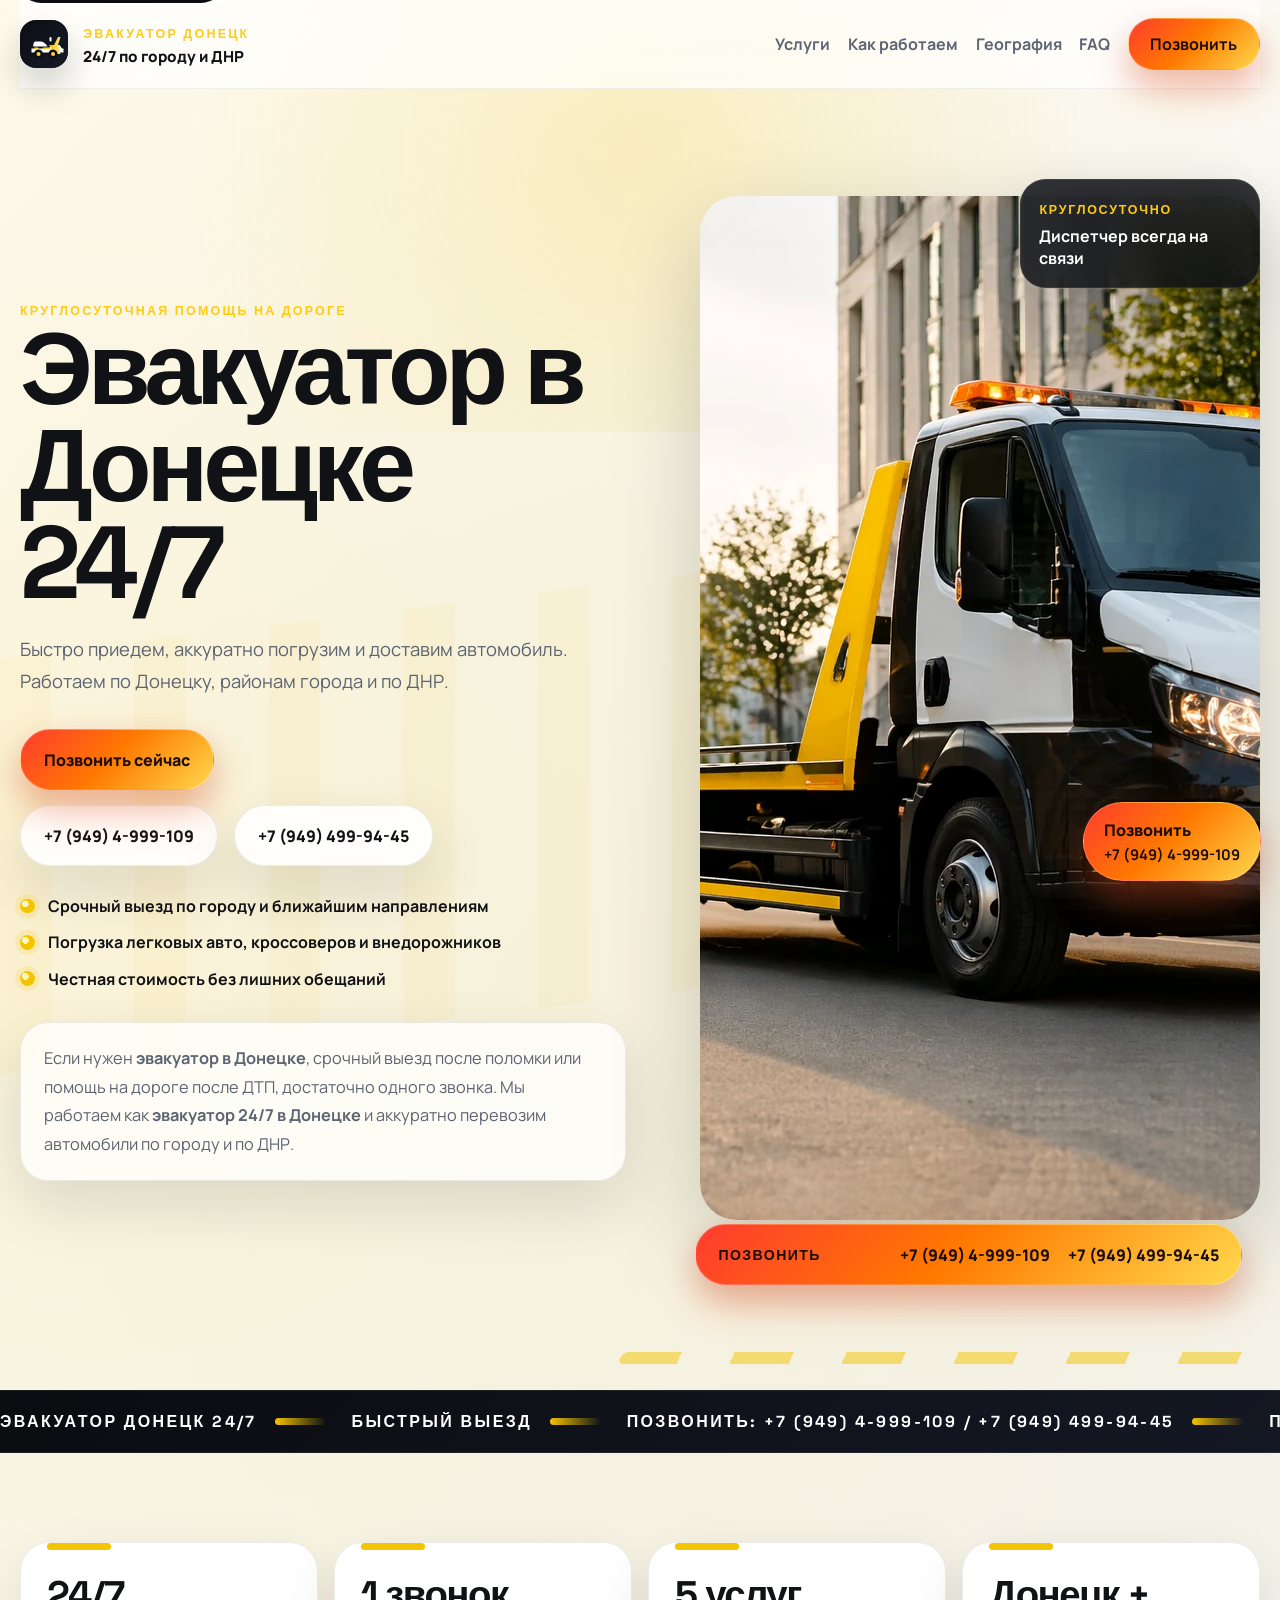
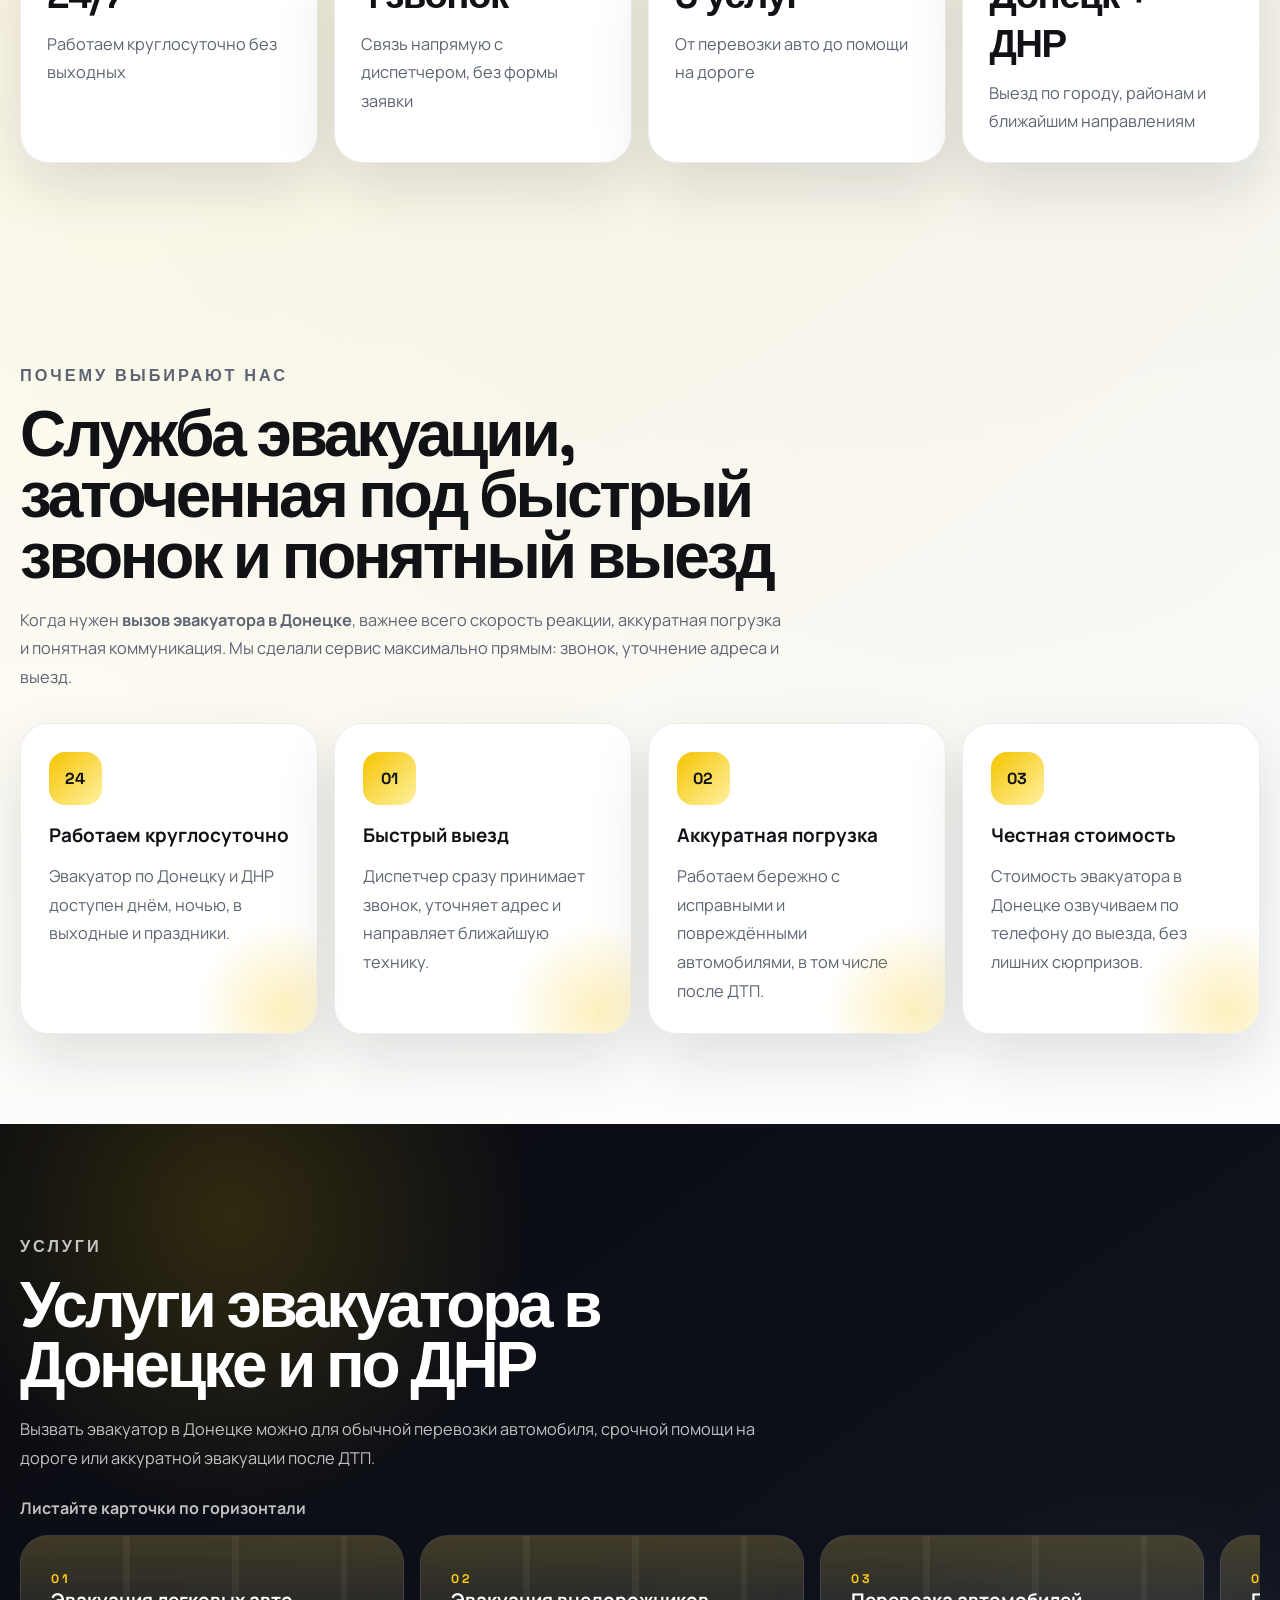
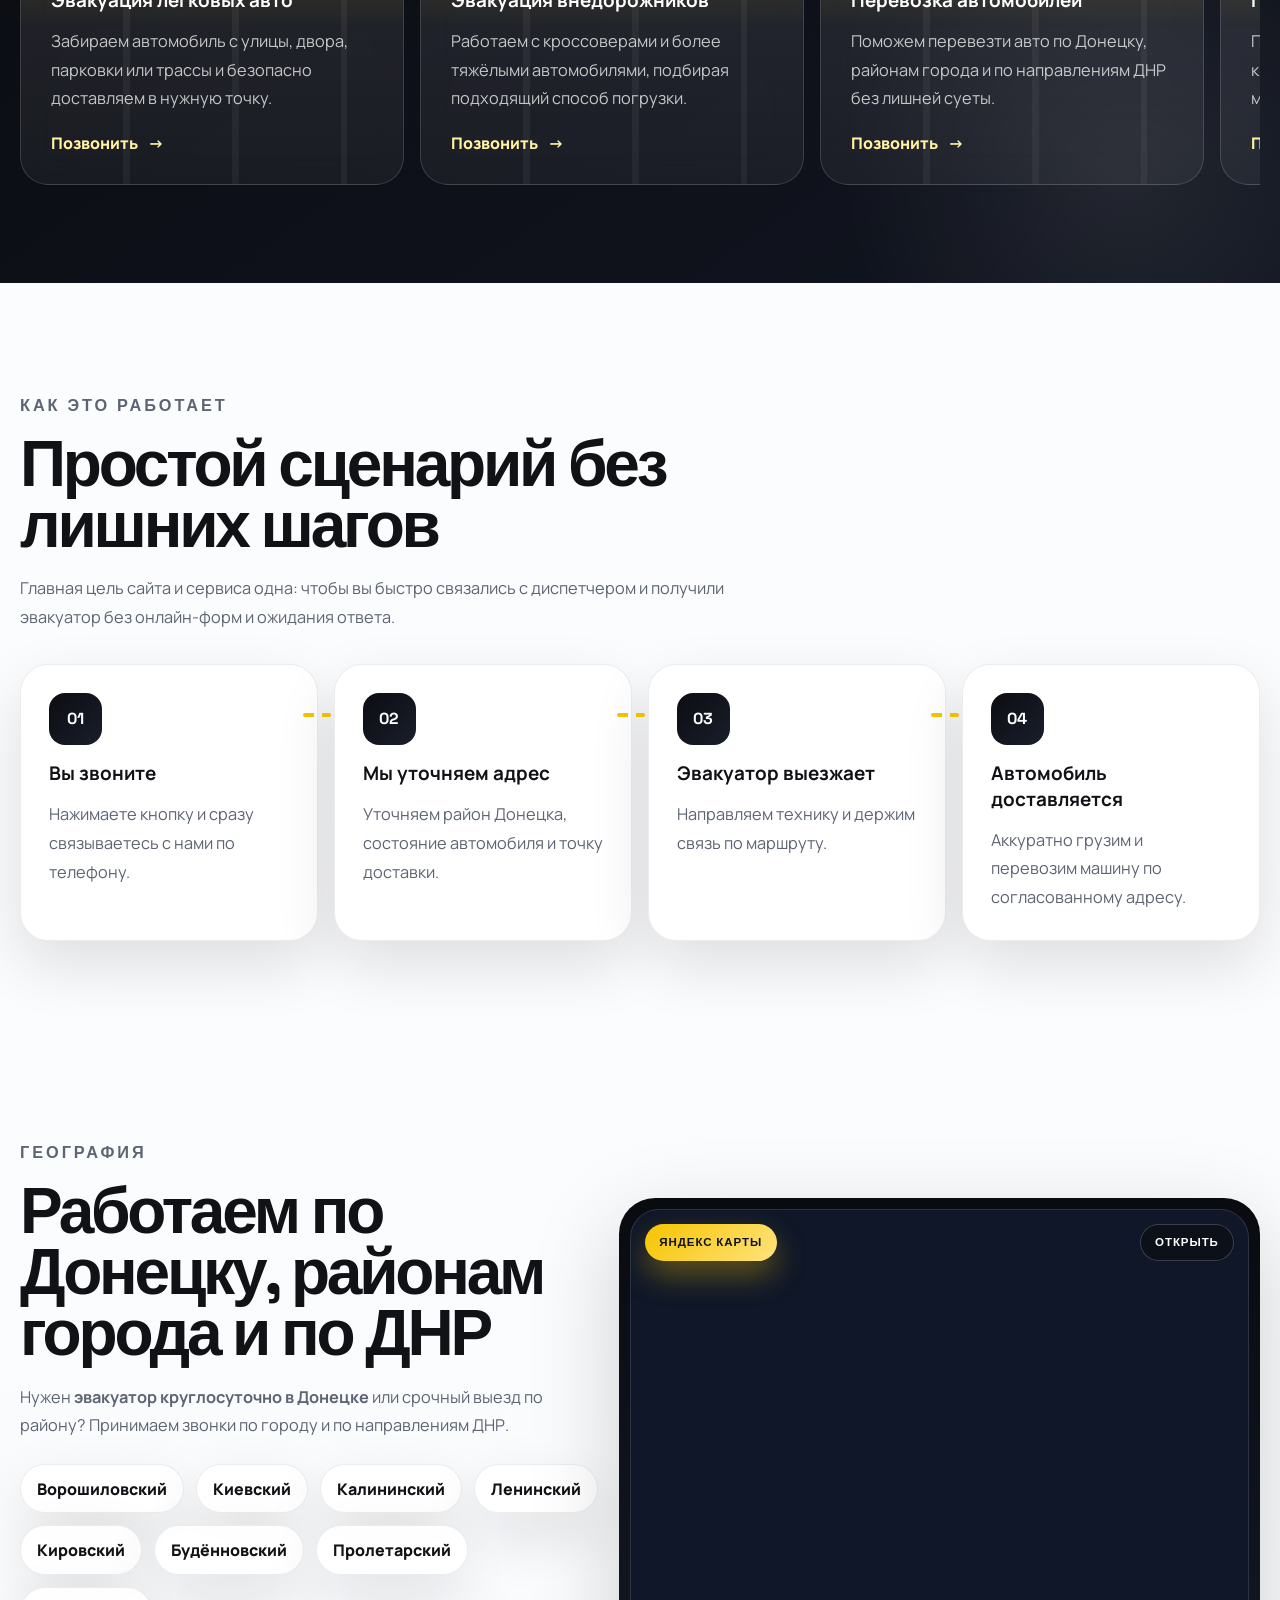
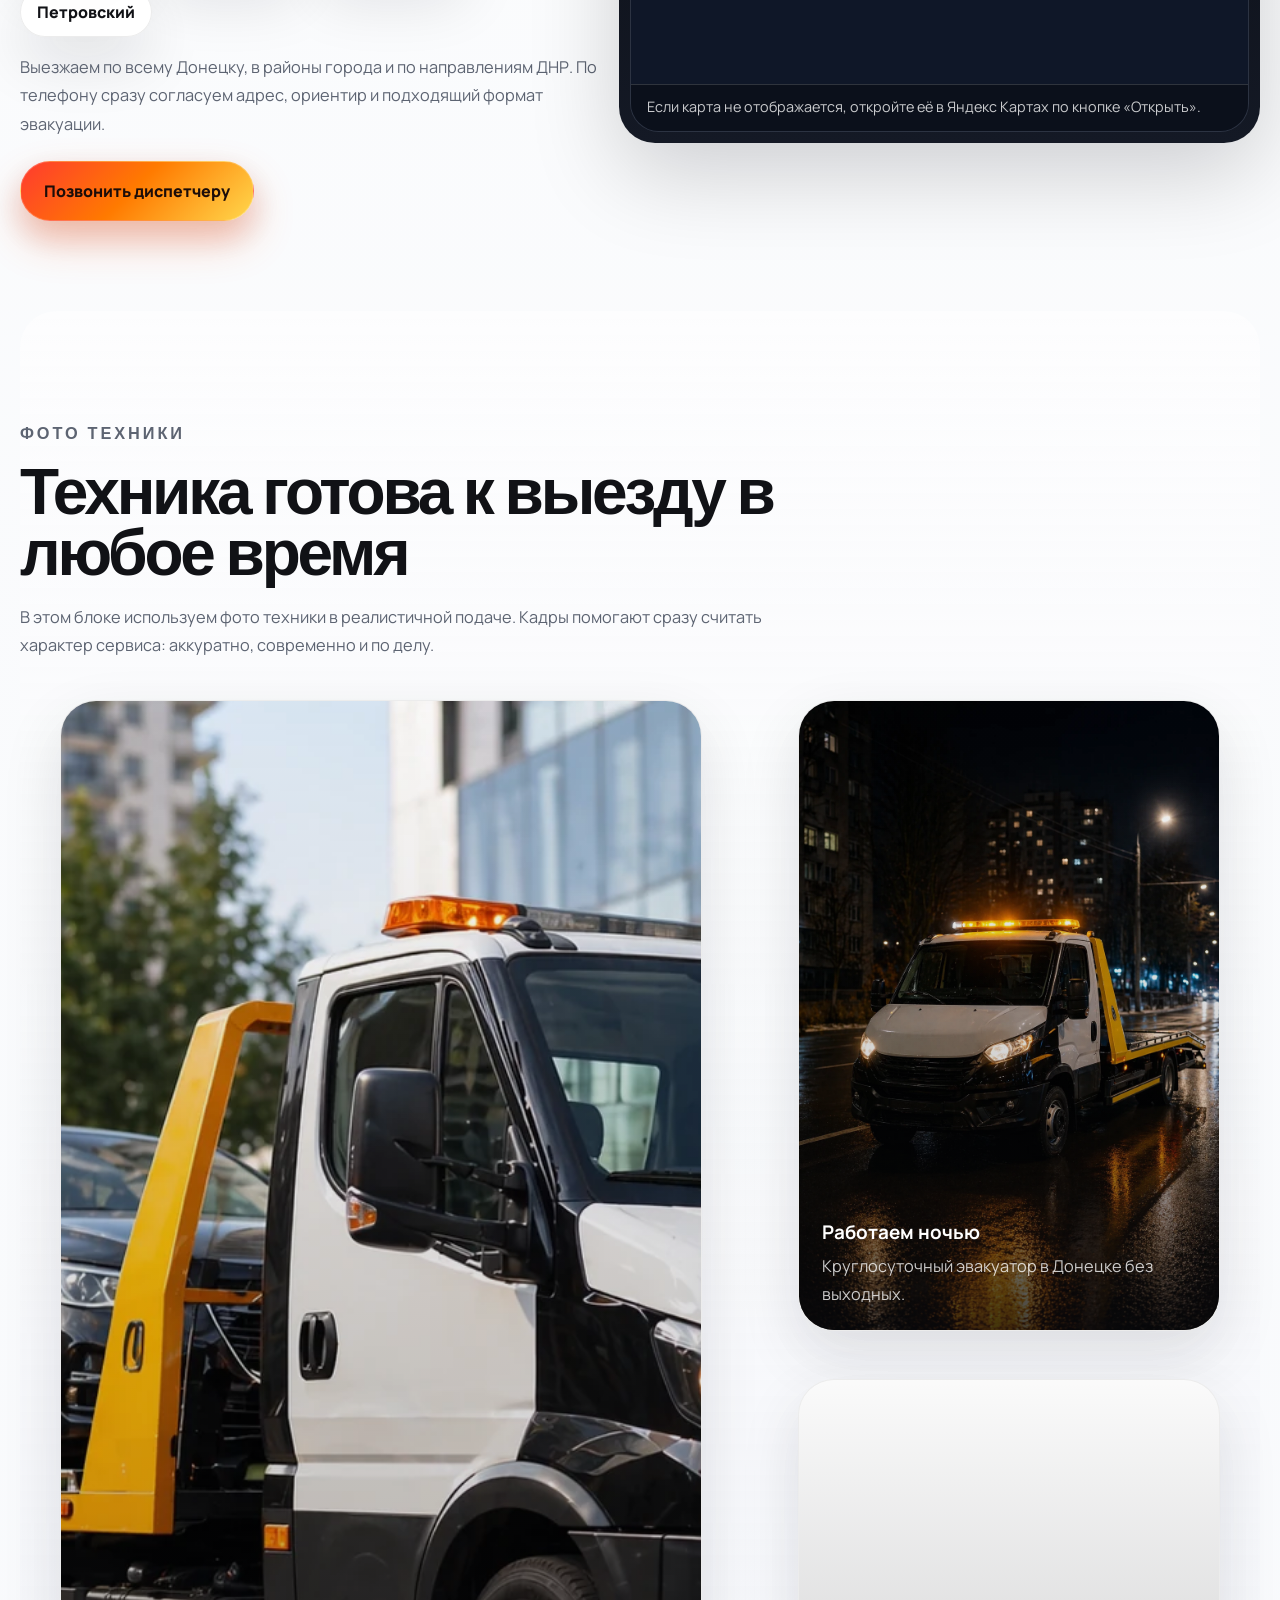
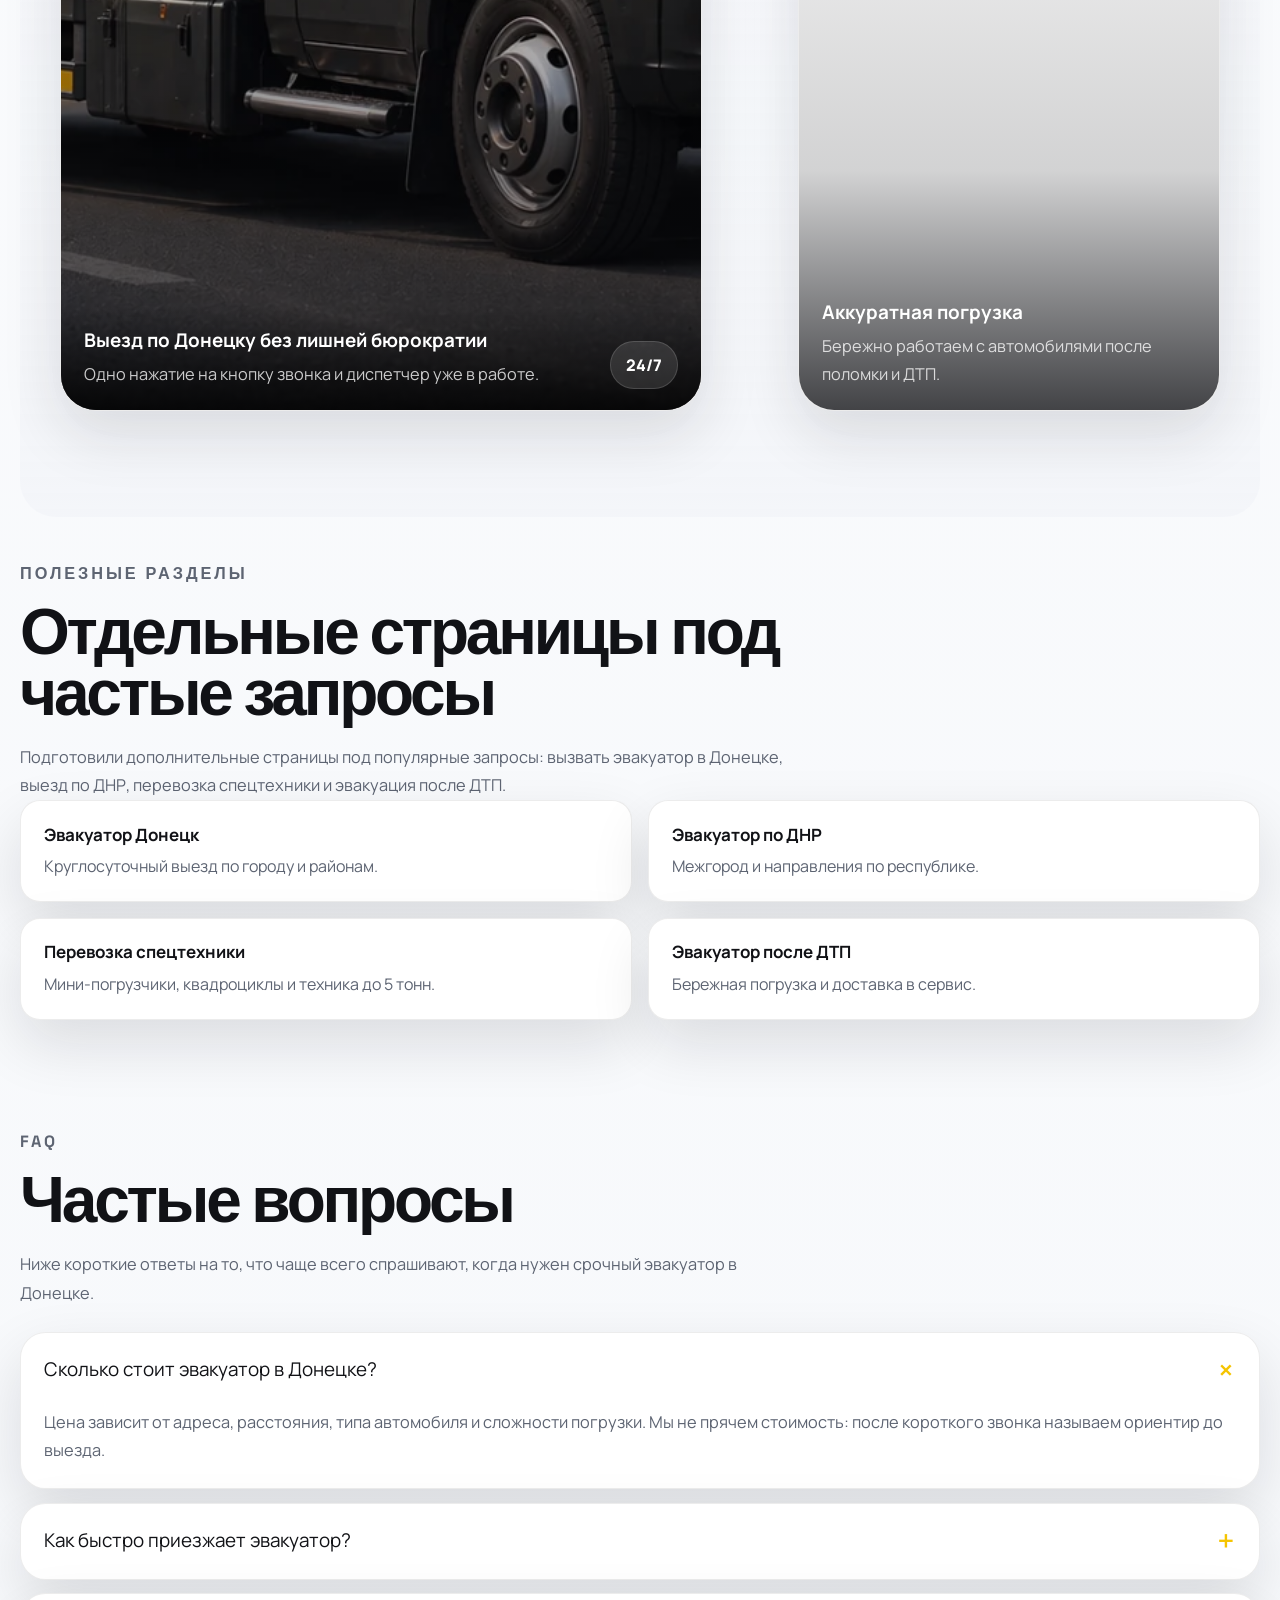
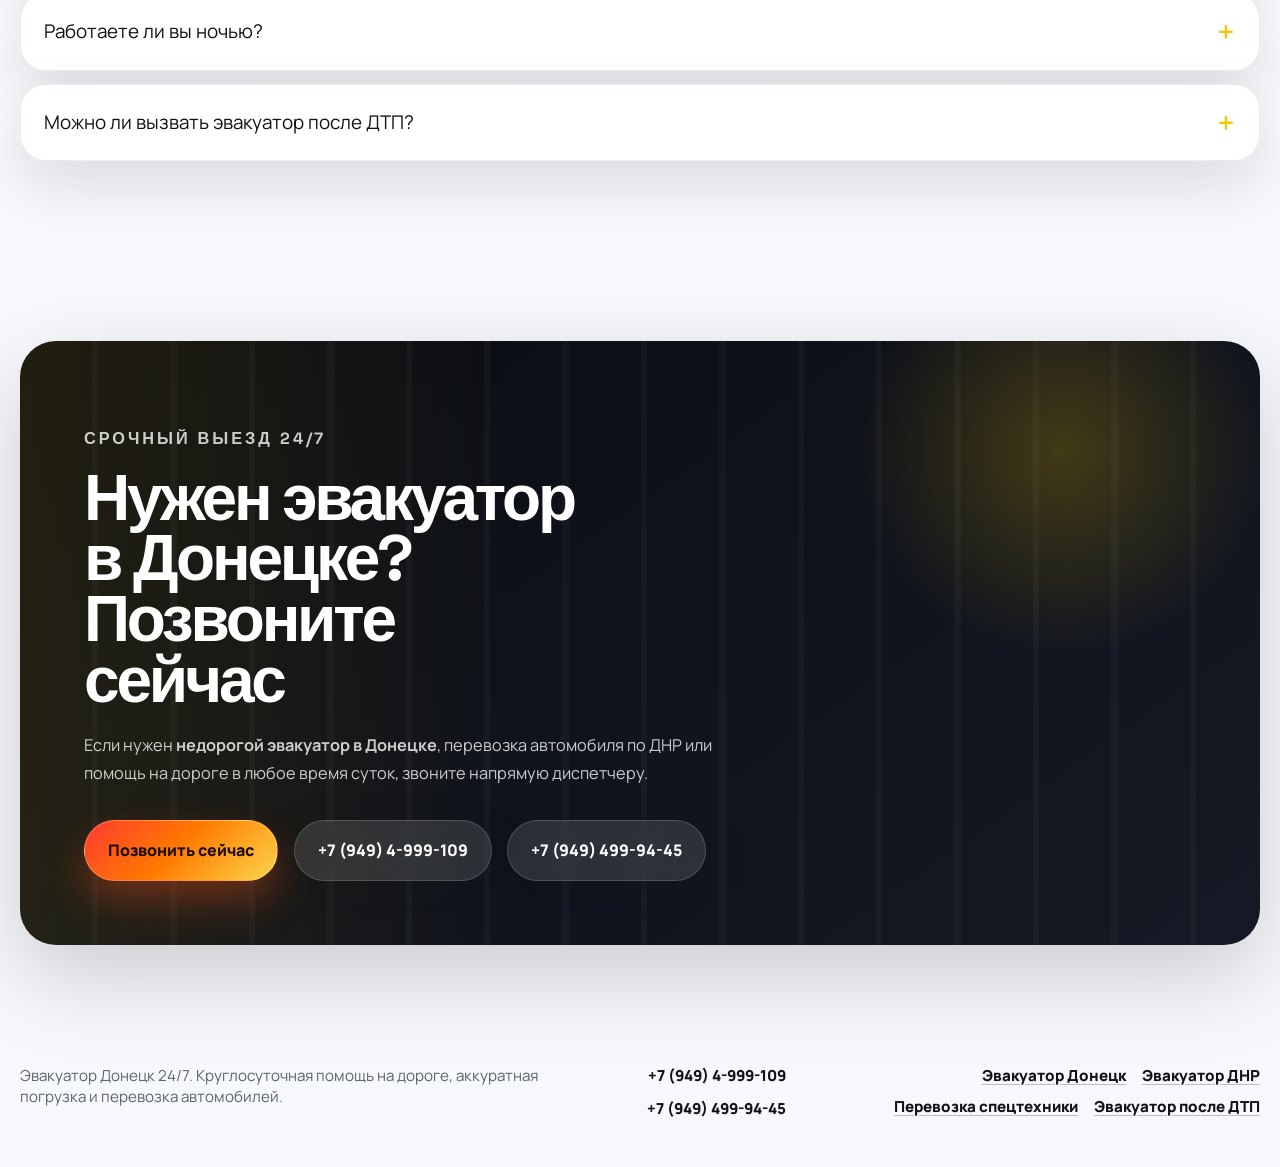
<file: index.html>
<!DOCTYPE html>
<html lang="ru">
<head>
  <meta charset="UTF-8">
  <meta name="viewport" content="width=device-width, initial-scale=1.0">
  <title>Эвакуатор в Донецке 24/7 | Вызвать эвакуатор по ДНР | +7 (949) 4-999-109</title>
  <meta name="description" content="Эвакуатор в Донецке 24/7 и по ДНР. Быстрый выезд, аккуратная погрузка, помощь на дороге и эвакуация после ДТП. Звоните: +7 (949) 4-999-109.">
  <meta name="keywords" content="эвакуатор Донецк, вызвать эвакуатор Донецк, эвакуатор ДНР, эвакуатор круглосуточно Донецк, эвакуатор 24/7 Донецк, срочный эвакуатор Донецк, недорогой эвакуатор Донецк, помощь на дороге Донецк">
  <meta name="robots" content="index,follow">
  <meta name="theme-color" content="#f5c400">
  <link rel="canonical" href="https://evacuatordon.ru/">
  <meta property="og:locale" content="ru_RU">
  <meta property="og:type" content="website">
  <meta property="og:url" content="https://evacuatordon.ru/">
  <meta property="og:site_name" content="Эвакуатор Донецк 24/7">
  <meta property="og:title" content="Эвакуатор в Донецке 24/7">
  <meta property="og:description" content="Быстрый выезд по Донецку и ДНР. Только звонок, без форм и ожидания.">
  <meta property="og:image" content="assets/og-cover.svg">
  <meta property="og:image:type" content="image/svg+xml">
  <meta property="og:image:alt" content="Эвакуатор в Донецке 24/7">
  <meta name="twitter:card" content="summary_large_image">
  <meta name="twitter:title" content="Эвакуатор в Донецке 24/7">
  <meta name="twitter:description" content="Быстрый выезд по Донецку и ДНР. Звонок без заявок и ожидания.">
  <meta name="twitter:image" content="https://evacuatordon.ru/assets/og-cover.svg">
  <link rel="preconnect" href="https://fonts.googleapis.com">
  <link rel="preconnect" href="https://fonts.gstatic.com" crossorigin>
  <link href="https://fonts.googleapis.com/css2?family=Manrope:wght@500;700;800&family=Space+Grotesk:wght@500;700&display=swap" rel="stylesheet">
  <link rel="preload" href="assets/tow-hero-photo.webp" as="image">
  <link rel="icon" href="assets/favicon.svg" type="image/svg+xml">
  <link rel="stylesheet" href="styles.css">
  <script type="application/ld+json">
    {
      "@context": "https://schema.org",
      "@type": "LocalBusiness",
      "name": "Эвакуатор в Донецке 24/7",
      "description": "Круглосуточный эвакуатор в Донецке и по ДНР. Быстрый выезд, аккуратная погрузка, перевозка автомобилей и помощь на дороге.",
      "telephone": [
        "+79494999109",
        "+79494999445"
      ],
      "areaServed": [
        {
          "@type": "City",
          "name": "Донецк"
        },
        {
          "@type": "AdministrativeArea",
          "name": "ДНР"
        }
      ],
      "openingHours": "Mo-Su 00:00-23:59",
      "serviceType": [
        "Эвакуатор Донецк",
        "Эвакуация легковых авто",
        "Эвакуация внедорожников",
        "Перевозка автомобилей",
        "Помощь на дороге"
      ],
      "image": "assets/og-cover.svg",
      "url": "https://evacuatordon.ru/"
    }
  </script>
  <script type="application/ld+json">
    {
      "@context": "https://schema.org",
      "@type": "FAQPage",
      "mainEntity": [
        {
          "@type": "Question",
          "name": "Сколько стоит эвакуатор в Донецке?",
          "acceptedAnswer": {
            "@type": "Answer",
            "text": "Стоимость зависит от адреса, расстояния, типа автомобиля и сложности погрузки. Точную цену сообщаем по телефону до выезда."
          }
        },
        {
          "@type": "Question",
          "name": "Как быстро приезжает эвакуатор?",
          "acceptedAnswer": {
            "@type": "Answer",
            "text": "Диспетчер сразу уточняет адрес и направляет ближайший экипаж. Стараемся выезжать максимально быстро по Донецку и направлениям ДНР."
          }
        },
        {
          "@type": "Question",
          "name": "Работаете ли вы ночью?",
          "acceptedAnswer": {
            "@type": "Answer",
            "text": "Да, эвакуатор в Донецке работает круглосуточно, без выходных и праздников."
          }
        },
        {
          "@type": "Question",
          "name": "Можно ли вызвать эвакуатор после ДТП?",
          "acceptedAnswer": {
            "@type": "Answer",
            "text": "Да, выезжаем на эвакуацию после ДТП, аккуратно грузим автомобиль и доставляем его по указанному адресу."
          }
        }
      ]
    }
  </script>
</head>
<body>
  <a class="skip-link" href="#content">Перейти к содержанию</a>

  <div class="page-shell">
    <header class="site-header">
      <a class="logo-block" href="#top" aria-label="Эвакуатор в Донецке">
        <span class="logo-mark" aria-hidden="true">
          <img src="assets/logo-tow.svg" alt="" width="64" height="64" loading="eager" decoding="async">
        </span>
        <span>
          <span class="logo-kicker">Эвакуатор Донецк</span>
          <span class="logo-title">24/7 по городу и ДНР</span>
        </span>
      </a>

      <nav class="site-nav" aria-label="Навигация по сайту">
        <a href="#services">Услуги</a>
        <a href="#workflow">Как работаем</a>
        <a href="#coverage">География</a>
        <a href="#faq">FAQ</a>
        <a class="nav-call" href="tel:+79494999109">Позвонить</a>
      </nav>
    </header>

    <main id="content">
      <section class="hero section-anchor" id="top">
        <div class="hero-copy">
          <p class="eyebrow">Круглосуточная помощь на дороге</p>
          <h1>Эвакуатор в Донецке 24/7</h1>
          <p class="hero-lead">
            Быстро приедем, аккуратно погрузим и доставим автомобиль. Работаем по Донецку, районам города и по ДНР.
          </p>

          <div class="hero-actions">
            <a class="btn btn-primary pulse" href="tel:+79494999109">Позвонить сейчас</a>
            <div class="phone-stack" aria-label="Телефоны диспетчера">
              <a class="phone-badge" href="tel:+79494999109">+7 (949) 4-999-109</a>
              <a class="phone-badge" href="tel:+79494999445">+7 (949) 499-94-45</a>
            </div>
          </div>

          <ul class="hero-points" aria-label="Преимущества">
            <li>Срочный выезд по городу и ближайшим направлениям</li>
            <li>Погрузка легковых авто, кроссоверов и внедорожников</li>
            <li>Честная стоимость без лишних обещаний</li>
          </ul>

          <div class="hero-search-copy">
            <p>
              Если нужен <strong>эвакуатор в Донецке</strong>, срочный выезд после поломки или помощь на дороге после ДТП, достаточно одного звонка.
              Мы работаем как <strong>эвакуатор 24/7 в Донецке</strong> и аккуратно перевозим автомобили по городу и по ДНР.
            </p>
          </div>
        </div>

        <div class="hero-visual">
          <div class="hero-road"></div>
          <div class="hero-card hero-card--top">
            <span class="card-label">Круглосуточно</span>
            <strong>Диспетчер всегда на связи</strong>
          </div>
          <img src="assets/tow-hero-photo.webp" alt="Фото современного эвакуатора для выезда по Донецку и ДНР" width="1536" height="1024" loading="eager" fetchpriority="high">
          <div class="hero-callout" aria-label="Позвонить диспетчеру">
            <span class="hero-callout__label">Позвонить</span>
            <div class="hero-callout__phones">
              <a href="tel:+79494999109">+7 (949) 4-999-109</a>
              <a href="tel:+79494999445">+7 (949) 499-94-45</a>
            </div>
          </div>
        </div>
      </section>

      <section class="ticker" aria-label="Бегущая строка">
        <div class="ticker-strip">
          <div class="ticker-group">
            <span class="ticker-item">ЭВАКУАТОР ДОНЕЦК 24/7</span>
            <span class="ticker-item">БЫСТРЫЙ ВЫЕЗД</span>
            <span class="ticker-item">ПОЗВОНИТЬ: +7 (949) 4-999-109 / +7 (949) 499-94-45</span>
            <span class="ticker-item">ПОМОЩЬ НА ДОРОГЕ</span>
          </div>
          <div class="ticker-group" aria-hidden="true">
            <span class="ticker-item">ЭВАКУАТОР ДОНЕЦК 24/7</span>
            <span class="ticker-item">БЫСТРЫЙ ВЫЕЗД</span>
            <span class="ticker-item">ПОЗВОНИТЬ: +7 (949) 4-999-109 / +7 (949) 499-94-45</span>
            <span class="ticker-item">ПОМОЩЬ НА ДОРОГЕ</span>
          </div>
        </div>
      </section>

      <section class="metrics reveal">
        <article class="metric-card">
          <span class="metric-value">24/7</span>
          <p>Работаем круглосуточно без выходных</p>
        </article>
        <article class="metric-card">
          <span class="metric-value">1 звонок</span>
          <p>Связь напрямую с диспетчером, без формы заявки</p>
        </article>
        <article class="metric-card">
          <span class="metric-value">5 услуг</span>
          <p>От перевозки авто до помощи на дороге</p>
        </article>
        <article class="metric-card">
          <span class="metric-value">Донецк + ДНР</span>
          <p>Выезд по городу, районам и ближайшим направлениям</p>
        </article>
      </section>

      <section class="benefits reveal" id="benefits">
        <div class="section-heading">
          <p class="eyebrow">Почему выбирают нас</p>
          <h2>Служба эвакуации, заточенная под быстрый звонок и понятный выезд</h2>
          <p>
            Когда нужен <strong>вызов эвакуатора в Донецке</strong>, важнее всего скорость реакции, аккуратная погрузка и понятная коммуникация. Мы сделали сервис максимально прямым: звонок, уточнение адреса и выезд.
          </p>
        </div>

        <div class="benefit-grid">
          <article class="glass-card">
            <div class="icon-badge">24</div>
            <h3>Работаем круглосуточно</h3>
            <p>Эвакуатор по Донецку и ДНР доступен днём, ночью, в выходные и праздники.</p>
          </article>
          <article class="glass-card">
            <div class="icon-badge">01</div>
            <h3>Быстрый выезд</h3>
            <p>Диспетчер сразу принимает звонок, уточняет адрес и направляет ближайшую технику.</p>
          </article>
          <article class="glass-card">
            <div class="icon-badge">02</div>
            <h3>Аккуратная погрузка</h3>
            <p>Работаем бережно с исправными и повреждёнными автомобилями, в том числе после ДТП.</p>
          </article>
          <article class="glass-card">
            <div class="icon-badge">03</div>
            <h3>Честная стоимость</h3>
            <p>Стоимость эвакуатора в Донецке озвучиваем по телефону до выезда, без лишних сюрпризов.</p>
          </article>
        </div>
      </section>

      <section class="services reveal section-anchor" id="services">
        <div class="section-heading">
          <p class="eyebrow">Услуги</p>
          <h2>Услуги эвакуатора в Донецке и по ДНР</h2>
          <p>
            Вызвать эвакуатор в Донецке можно для обычной перевозки автомобиля, срочной помощи на дороге или аккуратной эвакуации после ДТП.
          </p>
        </div>

        <p class="scroll-hint">Листайте карточки по горизонтали</p>

        <div class="services-track">
          <article class="service-card">
            <span class="service-index">01</span>
            <h3>Эвакуация легковых авто</h3>
            <p>Забираем автомобиль с улицы, двора, парковки или трассы и безопасно доставляем в нужную точку.</p>
            <a class="text-link" href="tel:+79494999109">Позвонить</a>
          </article>

          <article class="service-card">
            <span class="service-index">02</span>
            <h3>Эвакуация внедорожников</h3>
            <p>Работаем с кроссоверами и более тяжёлыми автомобилями, подбирая подходящий способ погрузки.</p>
            <a class="text-link" href="tel:+79494999109">Позвонить</a>
          </article>

          <article class="service-card">
            <span class="service-index">03</span>
            <h3>Перевозка автомобилей</h3>
            <p>Поможем перевезти авто по Донецку, районам города и по направлениям ДНР без лишней суеты.</p>
            <a class="text-link" href="tel:+79494999109">Позвонить</a>
          </article>

          <article class="service-card">
            <span class="service-index">04</span>
            <h3>Перевозка спецтехники</h3>
            <p>Перевозим мини-погрузчики, квадроциклы, коммунальную и другую малую спецтехнику по Донецку и ДНР.</p>
            <a class="text-link" href="tel:+79494999109">Позвонить</a>
          </article>

          <article class="service-card">
            <span class="service-index">05</span>
            <h3>Эвакуация после ДТП</h3>
            <p>Выезжаем аккуратно, без лишней спешки, чтобы безопасно погрузить и доставить повреждённый автомобиль.</p>
            <a class="text-link" href="tel:+79494999109">Позвонить</a>
          </article>
        </div>
      </section>

      <section class="workflow reveal section-anchor" id="workflow">
        <div class="section-heading">
          <p class="eyebrow">Как это работает</p>
          <h2>Простой сценарий без лишних шагов</h2>
          <p>Главная цель сайта и сервиса одна: чтобы вы быстро связались с диспетчером и получили эвакуатор без онлайн-форм и ожидания ответа.</p>
        </div>

        <div class="workflow-grid">
          <article class="step-card">
            <div class="step-num">01</div>
            <h3>Вы звоните</h3>
            <p>Нажимаете кнопку и сразу связываетесь с нами по телефону.</p>
          </article>

          <article class="step-card">
            <div class="step-num">02</div>
            <h3>Мы уточняем адрес</h3>
            <p>Уточняем район Донецка, состояние автомобиля и точку доставки.</p>
          </article>

          <article class="step-card">
            <div class="step-num">03</div>
            <h3>Эвакуатор выезжает</h3>
            <p>Направляем технику и держим связь по маршруту.</p>
          </article>

          <article class="step-card">
            <div class="step-num">04</div>
            <h3>Автомобиль доставляется</h3>
            <p>Аккуратно грузим и перевозим машину по согласованному адресу.</p>
          </article>
        </div>
      </section>

      <section class="geography reveal section-anchor" id="coverage">
        <div class="geo-copy">
          <div class="section-heading">
            <p class="eyebrow">География</p>
            <h2>Работаем по Донецку, районам города и по ДНР</h2>
            <p>
              Нужен <strong>эвакуатор круглосуточно в Донецке</strong> или срочный выезд по району? Принимаем звонки по городу и по направлениям ДНР.
            </p>
          </div>

          <div class="geo-tags">
            <span>Ворошиловский</span>
            <span>Киевский</span>
            <span>Калининский</span>
            <span>Ленинский</span>
            <span>Кировский</span>
            <span>Будённовский</span>
            <span>Пролетарский</span>
            <span>Петровский</span>
          </div>

          <p class="geo-description">
            Выезжаем по всему Донецку, в районы города и по направлениям ДНР. По телефону сразу согласуем адрес, ориентир и подходящий формат эвакуации.
          </p>

          <a class="btn btn-secondary" href="tel:+79494999109">Позвонить диспетчеру</a>
        </div>

        <div class="geo-map">
          <div class="geo-map-shell">
            <div class="geo-map-toolbar">
              <span class="geo-map-badge">Яндекс Карты</span>
              <a class="geo-map-link" href="https://yandex.ru/maps/?ll=37.802850%2C48.015883&pt=37.802850,48.015883,pm2ylm&z=10" target="_blank" rel="noopener noreferrer">Открыть</a>
            </div>
            <iframe
              src="https://yandex.ru/map-widget/v1/?ll=37.802850%2C48.015883&pt=37.802850,48.015883,pm2ylm&z=10"
              title="Яндекс карта Донецка и ДНР"
              loading="lazy"
              allowfullscreen
              referrerpolicy="no-referrer-when-downgrade">
              Карта не загрузилась. <a href="https://yandex.ru/maps/?ll=37.802850%2C48.015883&pt=37.802850,48.015883,pm2ylm&z=10" target="_blank" rel="noopener noreferrer">Открыть карту в Яндексе</a>.
            </iframe>
            <p class="geo-map-fallback">Если карта не отображается, откройте её в Яндекс Картах по кнопке «Открыть».</p>
          </div>
        </div>
      </section>

      <section class="fleet reveal section-anchor" id="fleet">
        <div class="section-heading">
          <p class="eyebrow">Фото техники</p>
          <h2>Техника готова к выезду в любое время</h2>
          <p>
            В этом блоке используем фото техники в реалистичной подаче. Кадры помогают сразу считать характер сервиса: аккуратно, современно и по делу.
          </p>
        </div>

        <div class="fleet-grid">
          <figure class="fleet-card fleet-card--large">
            <img src="assets/fleet-day-photo.webp" alt="Фото эвакуатора на дневном выезде в Донецке" width="1672" height="941" loading="lazy" decoding="async">
            <figcaption>
              <div>
                <strong>Выезд по Донецку без лишней бюрократии</strong>
                <p>Одно нажатие на кнопку звонка и диспетчер уже в работе.</p>
              </div>
              <span>24/7</span>
            </figcaption>
          </figure>

          <div class="fleet-stack">
            <figure class="fleet-card">
              <img src="assets/fleet-night-photo.webp" alt="Фото ночного выезда эвакуатора по Донецку" width="1024" height="1536" loading="lazy" decoding="async">
              <figcaption>
                <div>
                  <strong>Работаем ночью</strong>
                  <p>Круглосуточный эвакуатор в Донецке без выходных.</p>
                </div>
              </figcaption>
            </figure>

            <figure class="fleet-card">
              <img src="assets/fleet-loading-photo.webp" alt="Фото аккуратной погрузки автомобиля на эвакуатор" width="1024" height="1536" loading="lazy" decoding="async">
              <figcaption>
                <div>
                  <strong>Аккуратная погрузка</strong>
                  <p>Бережно работаем с автомобилями после поломки и ДТП.</p>
                </div>
              </figcaption>
            </figure>
          </div>
        </div>
      </section>

      <section class="seo-hub reveal" id="guides">
        <div class="section-heading">
          <p class="eyebrow">Полезные разделы</p>
          <h2>Отдельные страницы под частые запросы</h2>
          <p>Подготовили дополнительные страницы под популярные запросы: вызвать эвакуатор в Донецке, выезд по ДНР, перевозка спецтехники и эвакуация после ДТП.</p>
        </div>
        <div class="seo-hub-grid">
          <a class="seo-hub-card" href="evakuator-donetsk.html">
            <strong>Эвакуатор Донецк</strong>
            <span>Круглосуточный выезд по городу и районам.</span>
          </a>
          <a class="seo-hub-card" href="evakuator-dnr.html">
            <strong>Эвакуатор по ДНР</strong>
            <span>Межгород и направления по республике.</span>
          </a>
          <a class="seo-hub-card" href="perevozka-spectehniki-dnr.html">
            <strong>Перевозка спецтехники</strong>
            <span>Мини-погрузчики, квадроциклы и техника до 5 тонн.</span>
          </a>
          <a class="seo-hub-card" href="evakuator-posle-dtp-donetsk.html">
            <strong>Эвакуатор после ДТП</strong>
            <span>Бережная погрузка и доставка в сервис.</span>
          </a>
        </div>
      </section>

      <section class="faq reveal section-anchor" id="faq">
        <div class="section-heading">
          <p class="eyebrow">FAQ</p>
          <h2>Частые вопросы</h2>
          <p>Ниже короткие ответы на то, что чаще всего спрашивают, когда нужен срочный эвакуатор в Донецке.</p>
        </div>

        <div class="faq-list">
          <details class="faq-item" open>
            <summary>Сколько стоит эвакуатор в Донецке?</summary>
            <p>Цена зависит от адреса, расстояния, типа автомобиля и сложности погрузки. Мы не прячем стоимость: после короткого звонка называем ориентир до выезда.</p>
          </details>

          <details class="faq-item">
            <summary>Как быстро приезжает эвакуатор?</summary>
            <p>После звонка уточняем точку в Донецке или по ДНР и направляем ближайшую свободную технику. Наша задача — выехать настолько быстро, насколько это позволяет дорожная ситуация.</p>
          </details>

          <details class="faq-item">
            <summary>Работаете ли вы ночью?</summary>
            <p>Да, эвакуатор в Донецке работает круглосуточно. Принимаем звонки 24/7 и выезжаем ночью, утром, днём и вечером.</p>
          </details>

          <details class="faq-item">
            <summary>Можно ли вызвать эвакуатор после ДТП?</summary>
            <p>Да, выезжаем после ДТП, аккуратно грузим повреждённый автомобиль и доставляем его на стоянку, в сервис или по другому согласованному адресу.</p>
          </details>
        </div>
      </section>

      <section class="cta reveal">
        <div class="cta-inner">
          <p class="eyebrow">Срочный выезд 24/7</p>
          <h2>Нужен эвакуатор в Донецке? Позвоните сейчас</h2>
          <p>
            Если нужен <strong>недорогой эвакуатор в Донецке</strong>, перевозка автомобиля по ДНР или помощь на дороге в любое время суток, звоните напрямую диспетчеру.
          </p>

          <div class="hero-actions">
            <a class="btn btn-primary pulse" href="tel:+79494999109">Позвонить сейчас</a>
            <div class="phone-stack" aria-label="Телефоны диспетчера">
              <a class="phone-badge phone-badge--light" href="tel:+79494999109">+7 (949) 4-999-109</a>
              <a class="phone-badge phone-badge--light" href="tel:+79494999445">+7 (949) 499-94-45</a>
            </div>
          </div>
        </div>
      </section>
    </main>

    <footer class="site-footer">
      <p>Эвакуатор Донецк 24/7. Круглосуточная помощь на дороге, аккуратная погрузка и перевозка автомобилей.</p>
      <div class="footer-phones">
        <a href="tel:+79494999109">+7 (949) 4-999-109</a>
        <a href="tel:+79494999445">+7 (949) 499-94-45</a>
      </div>
      <div class="footer-links">
        <a href="evakuator-donetsk.html">Эвакуатор Донецк</a>
        <a href="evakuator-dnr.html">Эвакуатор ДНР</a>
        <a href="perevozka-spectehniki-dnr.html">Перевозка спецтехники</a>
        <a href="evakuator-posle-dtp-donetsk.html">Эвакуатор после ДТП</a>
      </div>
    </footer>
  </div>

  <a class="sticky-call pulse" href="tel:+79494999109" aria-label="Позвонить в службу эвакуации в Донецке">
    Позвонить
    <span>+7 (949) 4-999-109</span>
  </a>

  <script src="script.js" defer></script>
</body>
</html>
</file>
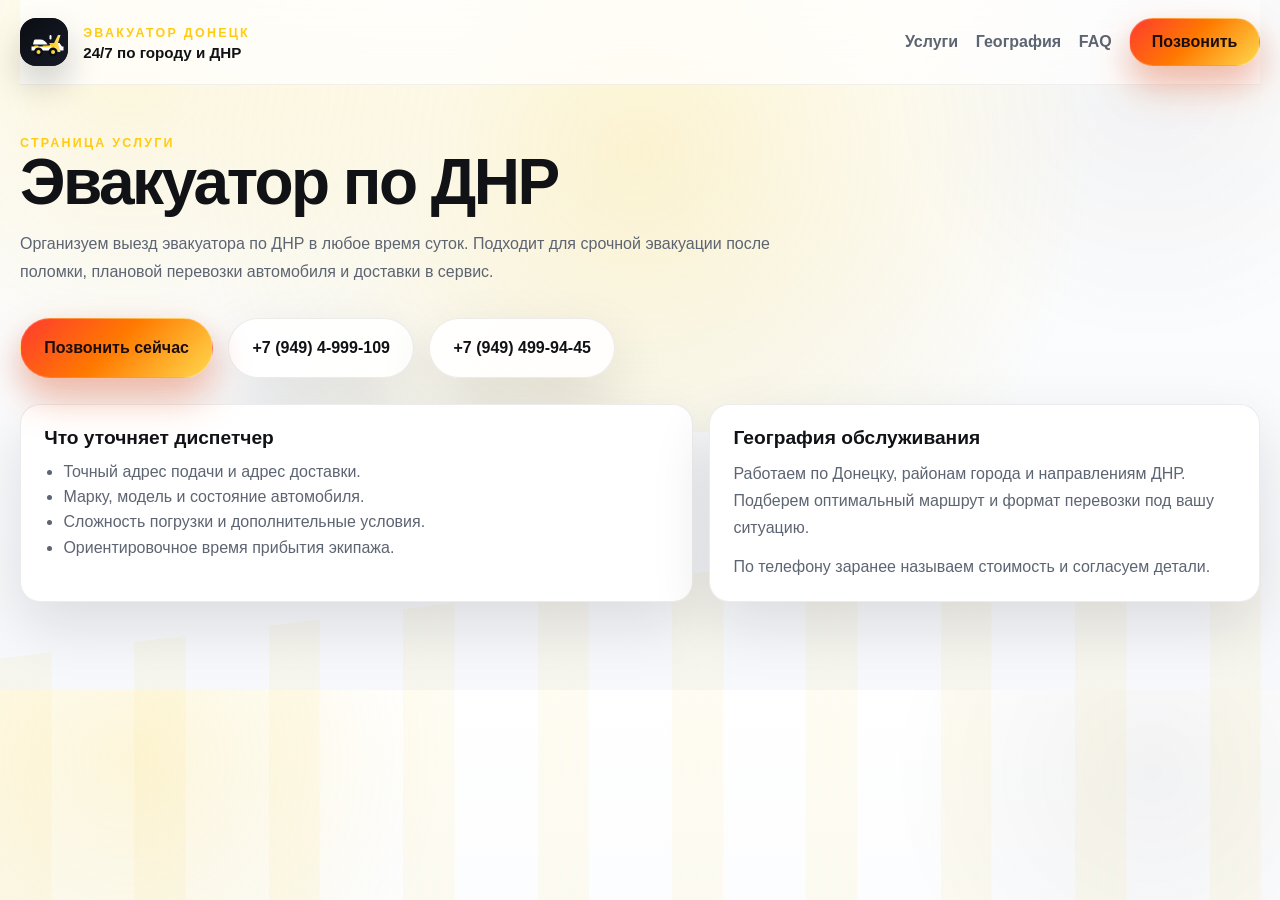
<file: evakuator-dnr.html>
<!DOCTYPE html>
<html lang="ru">
<head>
  <meta charset="UTF-8">
  <meta name="viewport" content="width=device-width, initial-scale=1.0">
  <title>Эвакуатор по ДНР — выезд 24/7 по направлениям</title>
  <meta name="description" content="Эвакуатор по ДНР: выезд из Донецка по районам и межгороду. Круглосуточная подача, аккуратная перевозка, связь с диспетчером.">
  <meta name="robots" content="index,follow">
  <link rel="canonical" href="https://evacuatordon.ru/evakuator-dnr.html">
  <meta property="og:type" content="article">
  <meta property="og:title" content="Эвакуатор по ДНР 24/7">
  <meta property="og:description" content="Круглосуточный эвакуатор по направлениям ДНР с подачей из Донецка.">
  <meta property="og:url" content="https://evacuatordon.ru/evakuator-dnr.html">
  <meta property="og:image" content="https://evacuatordon.ru/assets/fleet-day-photo.webp">
  <link rel="icon" href="assets/favicon.svg" type="image/svg+xml">
  <link rel="stylesheet" href="styles.css">
</head>
<body>
  <div class="page-shell">
    <header class="site-header">
      <a class="logo-block" href="index.html" aria-label="Эвакуатор в Донецке">
        <span class="logo-mark" aria-hidden="true">
          <img src="assets/logo-tow.svg" alt="" width="64" height="64" loading="eager" decoding="async">
        </span>
        <span>
          <span class="logo-kicker">Эвакуатор Донецк</span>
          <span class="logo-title">24/7 по городу и ДНР</span>
        </span>
      </a>
      <nav class="site-nav" aria-label="Навигация">
        <a href="index.html#services">Услуги</a>
        <a href="index.html#coverage">География</a>
        <a href="index.html#faq">FAQ</a>
        <a class="nav-call" href="tel:+79494999109">Позвонить</a>
      </nav>
    </header>

    <main class="service-page">
      <p class="eyebrow">Страница услуги</p>
      <h1>Эвакуатор по ДНР</h1>
      <p class="service-page-lead">Организуем выезд эвакуатора по ДНР в любое время суток. Подходит для срочной эвакуации после поломки, плановой перевозки автомобиля и доставки в сервис.</p>

      <div class="hero-actions">
        <a class="btn btn-primary pulse" href="tel:+79494999109">Позвонить сейчас</a>
        <div class="phone-stack" aria-label="Телефоны">
          <a class="phone-badge" href="tel:+79494999109">+7 (949) 4-999-109</a>
          <a class="phone-badge" href="tel:+79494999445">+7 (949) 499-94-45</a>
        </div>
      </div>

      <div class="service-page-grid">
        <article class="service-page-card">
          <h2>Что уточняет диспетчер</h2>
          <ul class="service-page-list">
            <li>Точный адрес подачи и адрес доставки.</li>
            <li>Марку, модель и состояние автомобиля.</li>
            <li>Сложность погрузки и дополнительные условия.</li>
            <li>Ориентировочное время прибытия экипажа.</li>
          </ul>
        </article>
        <article class="service-page-card">
          <h2>География обслуживания</h2>
          <p>Работаем по Донецку, районам города и направлениям ДНР. Подберем оптимальный маршрут и формат перевозки под вашу ситуацию.</p>
          <p>По телефону заранее называем стоимость и согласуем детали.</p>
        </article>
      </div>
    </main>
  </div>
</body>
</html>
</file>
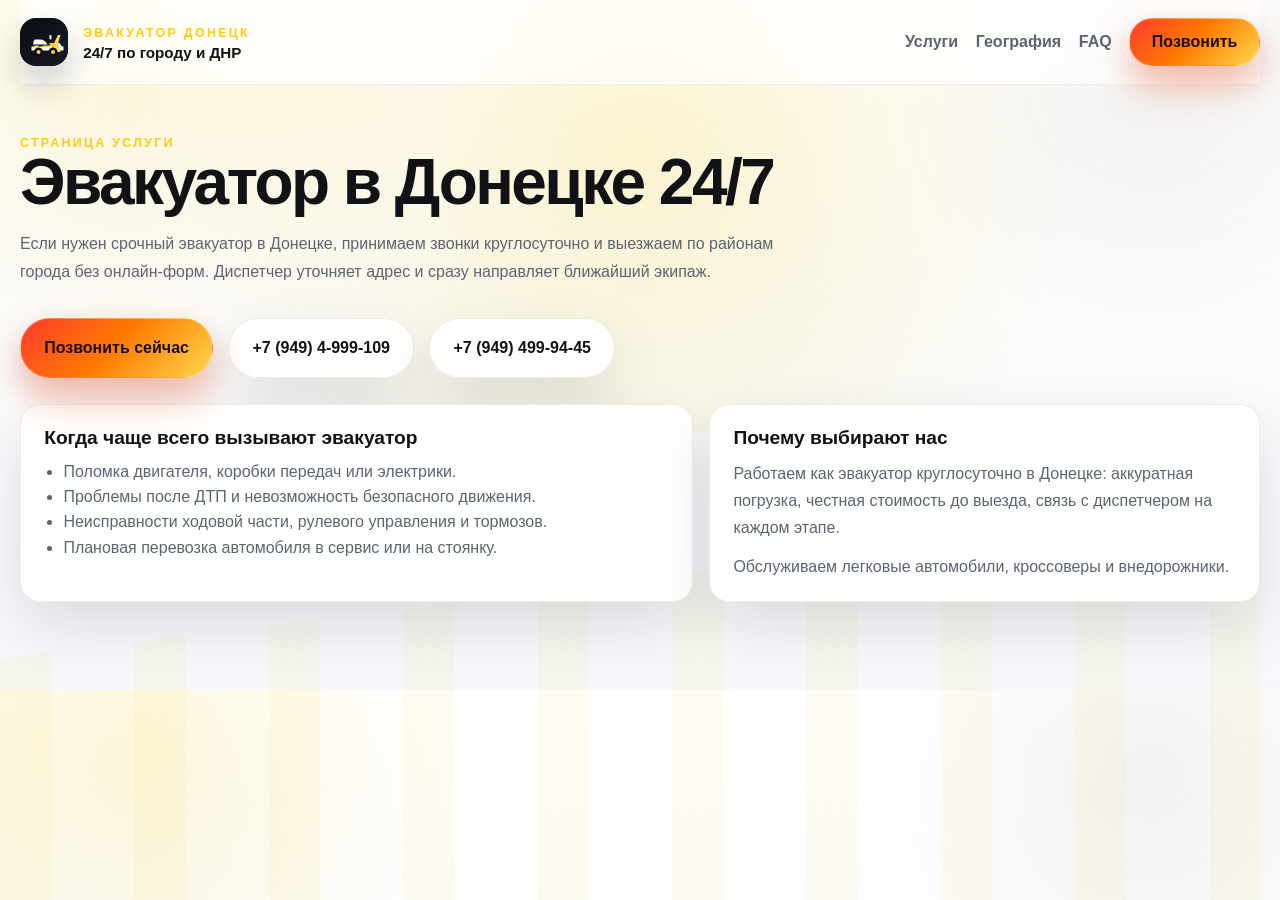
<file: evakuator-donetsk.html>
<!DOCTYPE html>
<html lang="ru">
<head>
  <meta charset="UTF-8">
  <meta name="viewport" content="width=device-width, initial-scale=1.0">
  <title>Эвакуатор в Донецке 24/7 — вызвать эвакуатор срочно</title>
  <meta name="description" content="Эвакуатор в Донецке круглосуточно: срочный выезд, аккуратная погрузка и доставка автомобиля. Звоните: +7 (949) 4-999-109.">
  <meta name="robots" content="index,follow">
  <link rel="canonical" href="https://evacuatordon.ru/evakuator-donetsk.html">
  <meta property="og:type" content="article">
  <meta property="og:title" content="Эвакуатор в Донецке 24/7">
  <meta property="og:description" content="Срочный эвакуатор в Донецке: выезд 24/7, бережная перевозка авто.">
  <meta property="og:url" content="https://evacuatordon.ru/evakuator-donetsk.html">
  <meta property="og:image" content="https://evacuatordon.ru/assets/tow-hero-photo.webp">
  <link rel="icon" href="assets/favicon.svg" type="image/svg+xml">
  <link rel="stylesheet" href="styles.css">
</head>
<body>
  <div class="page-shell">
    <header class="site-header">
      <a class="logo-block" href="index.html" aria-label="Эвакуатор в Донецке">
        <span class="logo-mark" aria-hidden="true">
          <img src="assets/logo-tow.svg" alt="" width="64" height="64" loading="eager" decoding="async">
        </span>
        <span>
          <span class="logo-kicker">Эвакуатор Донецк</span>
          <span class="logo-title">24/7 по городу и ДНР</span>
        </span>
      </a>
      <nav class="site-nav" aria-label="Навигация">
        <a href="index.html#services">Услуги</a>
        <a href="index.html#coverage">География</a>
        <a href="index.html#faq">FAQ</a>
        <a class="nav-call" href="tel:+79494999109">Позвонить</a>
      </nav>
    </header>

    <main class="service-page">
      <p class="eyebrow">Страница услуги</p>
      <h1>Эвакуатор в Донецке 24/7</h1>
      <p class="service-page-lead">Если нужен срочный эвакуатор в Донецке, принимаем звонки круглосуточно и выезжаем по районам города без онлайн-форм. Диспетчер уточняет адрес и сразу направляет ближайший экипаж.</p>

      <div class="hero-actions">
        <a class="btn btn-primary pulse" href="tel:+79494999109">Позвонить сейчас</a>
        <div class="phone-stack" aria-label="Телефоны">
          <a class="phone-badge" href="tel:+79494999109">+7 (949) 4-999-109</a>
          <a class="phone-badge" href="tel:+79494999445">+7 (949) 499-94-45</a>
        </div>
      </div>

      <div class="service-page-grid">
        <article class="service-page-card">
          <h2>Когда чаще всего вызывают эвакуатор</h2>
          <ul class="service-page-list">
            <li>Поломка двигателя, коробки передач или электрики.</li>
            <li>Проблемы после ДТП и невозможность безопасного движения.</li>
            <li>Неисправности ходовой части, рулевого управления и тормозов.</li>
            <li>Плановая перевозка автомобиля в сервис или на стоянку.</li>
          </ul>
        </article>
        <article class="service-page-card">
          <h2>Почему выбирают нас</h2>
          <p>Работаем как эвакуатор круглосуточно в Донецке: аккуратная погрузка, честная стоимость до выезда, связь с диспетчером на каждом этапе.</p>
          <p>Обслуживаем легковые автомобили, кроссоверы и внедорожники.</p>
        </article>
      </div>
    </main>
  </div>
</body>
</html>
</file>
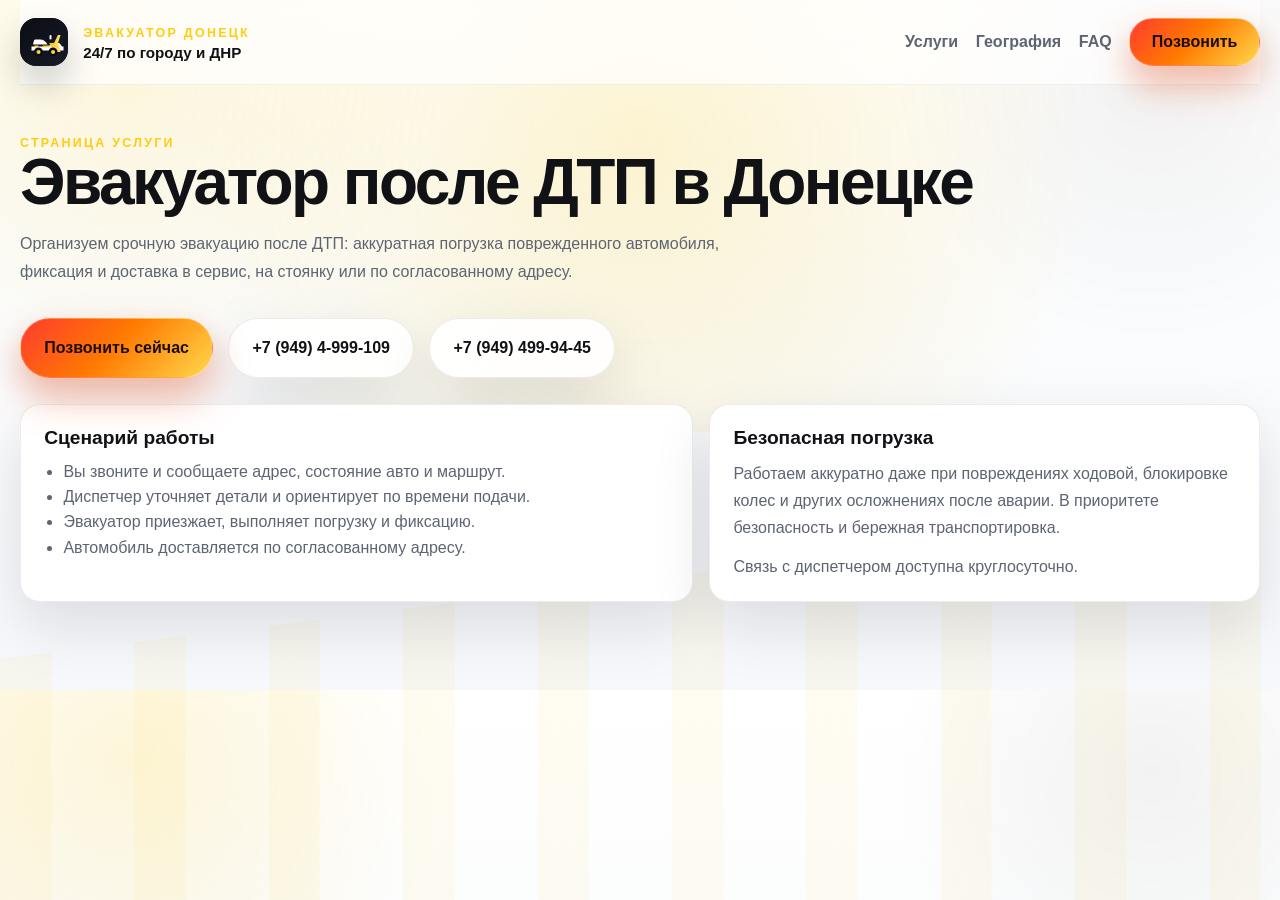
<file: evakuator-posle-dtp-donetsk.html>
<!DOCTYPE html>
<html lang="ru">
<head>
  <meta charset="UTF-8">
  <meta name="viewport" content="width=device-width, initial-scale=1.0">
  <title>Эвакуатор после ДТП в Донецке — срочный выезд</title>
  <meta name="description" content="Эвакуатор после ДТП в Донецке и по ДНР: аккуратная погрузка, круглосуточный выезд, доставка автомобиля в сервис или на стоянку.">
  <meta name="robots" content="index,follow">
  <link rel="canonical" href="https://evacuatordon.ru/evakuator-posle-dtp-donetsk.html">
  <meta property="og:type" content="article">
  <meta property="og:title" content="Эвакуатор после ДТП в Донецке">
  <meta property="og:description" content="Срочная эвакуация автомобиля после ДТП с аккуратной погрузкой.">
  <meta property="og:url" content="https://evacuatordon.ru/evakuator-posle-dtp-donetsk.html">
  <meta property="og:image" content="https://evacuatordon.ru/assets/fleet-night-photo.webp">
  <link rel="icon" href="assets/favicon.svg" type="image/svg+xml">
  <link rel="stylesheet" href="styles.css">
</head>
<body>
  <div class="page-shell">
    <header class="site-header">
      <a class="logo-block" href="index.html" aria-label="Эвакуатор в Донецке">
        <span class="logo-mark" aria-hidden="true">
          <img src="assets/logo-tow.svg" alt="" width="64" height="64" loading="eager" decoding="async">
        </span>
        <span>
          <span class="logo-kicker">Эвакуатор Донецк</span>
          <span class="logo-title">24/7 по городу и ДНР</span>
        </span>
      </a>
      <nav class="site-nav" aria-label="Навигация">
        <a href="index.html#services">Услуги</a>
        <a href="index.html#coverage">География</a>
        <a href="index.html#faq">FAQ</a>
        <a class="nav-call" href="tel:+79494999109">Позвонить</a>
      </nav>
    </header>

    <main class="service-page">
      <p class="eyebrow">Страница услуги</p>
      <h1>Эвакуатор после ДТП в Донецке</h1>
      <p class="service-page-lead">Организуем срочную эвакуацию после ДТП: аккуратная погрузка поврежденного автомобиля, фиксация и доставка в сервис, на стоянку или по согласованному адресу.</p>

      <div class="hero-actions">
        <a class="btn btn-primary pulse" href="tel:+79494999109">Позвонить сейчас</a>
        <div class="phone-stack" aria-label="Телефоны">
          <a class="phone-badge" href="tel:+79494999109">+7 (949) 4-999-109</a>
          <a class="phone-badge" href="tel:+79494999445">+7 (949) 499-94-45</a>
        </div>
      </div>

      <div class="service-page-grid">
        <article class="service-page-card">
          <h2>Сценарий работы</h2>
          <ul class="service-page-list">
            <li>Вы звоните и сообщаете адрес, состояние авто и маршрут.</li>
            <li>Диспетчер уточняет детали и ориентирует по времени подачи.</li>
            <li>Эвакуатор приезжает, выполняет погрузку и фиксацию.</li>
            <li>Автомобиль доставляется по согласованному адресу.</li>
          </ul>
        </article>
        <article class="service-page-card">
          <h2>Безопасная погрузка</h2>
          <p>Работаем аккуратно даже при повреждениях ходовой, блокировке колес и других осложнениях после аварии. В приоритете безопасность и бережная транспортировка.</p>
          <p>Связь с диспетчером доступна круглосуточно.</p>
        </article>
      </div>
    </main>
  </div>
</body>
</html>
</file>
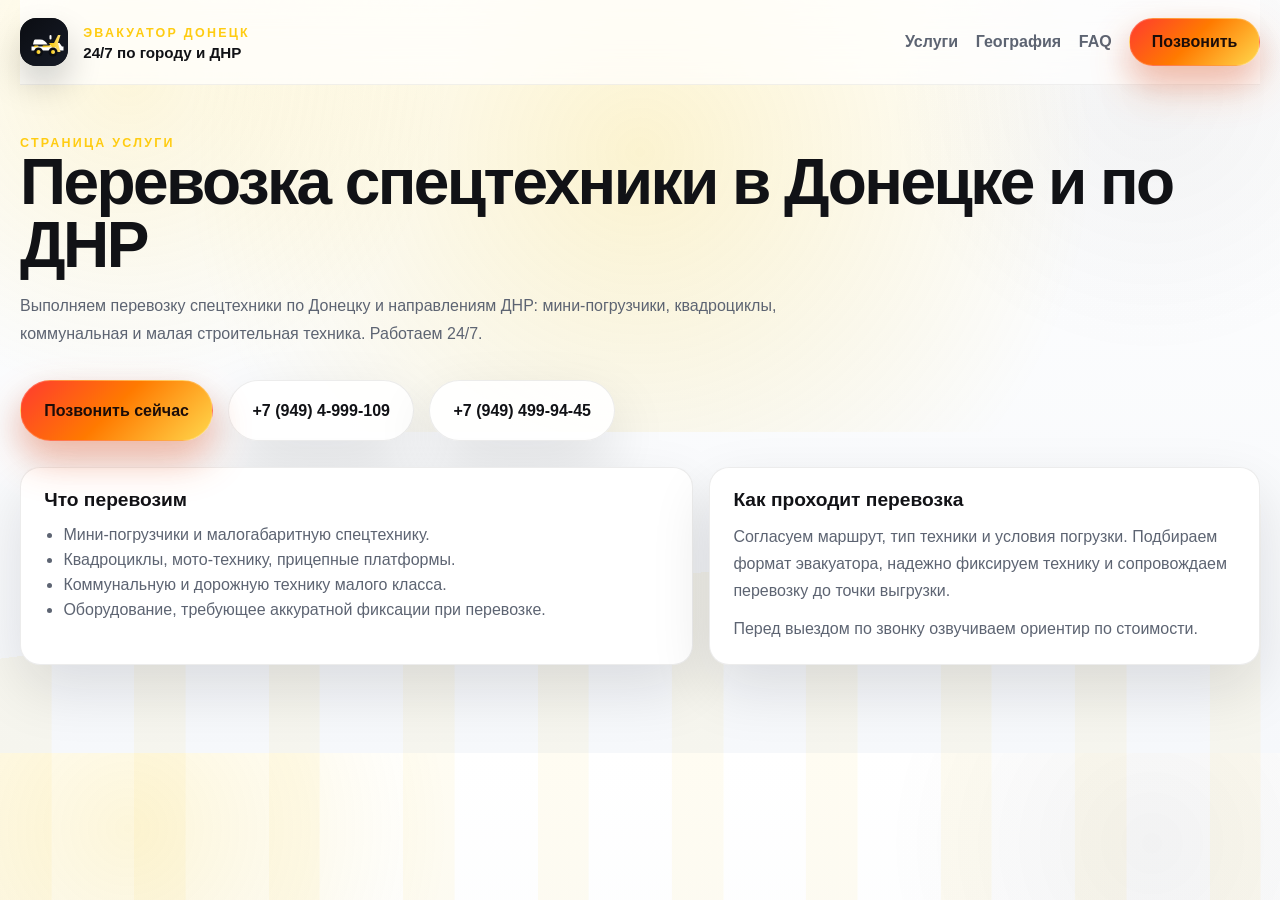
<file: perevozka-spectehniki-dnr.html>
<!DOCTYPE html>
<html lang="ru">
<head>
  <meta charset="UTF-8">
  <meta name="viewport" content="width=device-width, initial-scale=1.0">
  <title>Перевозка спецтехники в Донецке и по ДНР</title>
  <meta name="description" content="Перевозка спецтехники в Донецке и по ДНР: мини-погрузчики, квадроциклы, коммунальная техника. Круглосуточная подача и аккуратная фиксация груза.">
  <meta name="robots" content="index,follow">
  <link rel="canonical" href="https://evacuatordon.ru/perevozka-spectehniki-dnr.html">
  <meta property="og:type" content="article">
  <meta property="og:title" content="Перевозка спецтехники по ДНР">
  <meta property="og:description" content="Круглосуточная перевозка спецтехники с подачей из Донецка.">
  <meta property="og:url" content="https://evacuatordon.ru/perevozka-spectehniki-dnr.html">
  <meta property="og:image" content="https://evacuatordon.ru/assets/fleet-loading-photo.webp">
  <link rel="icon" href="assets/favicon.svg" type="image/svg+xml">
  <link rel="stylesheet" href="styles.css">
</head>
<body>
  <div class="page-shell">
    <header class="site-header">
      <a class="logo-block" href="index.html" aria-label="Эвакуатор в Донецке">
        <span class="logo-mark" aria-hidden="true">
          <img src="assets/logo-tow.svg" alt="" width="64" height="64" loading="eager" decoding="async">
        </span>
        <span>
          <span class="logo-kicker">Эвакуатор Донецк</span>
          <span class="logo-title">24/7 по городу и ДНР</span>
        </span>
      </a>
      <nav class="site-nav" aria-label="Навигация">
        <a href="index.html#services">Услуги</a>
        <a href="index.html#coverage">География</a>
        <a href="index.html#faq">FAQ</a>
        <a class="nav-call" href="tel:+79494999109">Позвонить</a>
      </nav>
    </header>

    <main class="service-page">
      <p class="eyebrow">Страница услуги</p>
      <h1>Перевозка спецтехники в Донецке и по ДНР</h1>
      <p class="service-page-lead">Выполняем перевозку спецтехники по Донецку и направлениям ДНР: мини-погрузчики, квадроциклы, коммунальная и малая строительная техника. Работаем 24/7.</p>

      <div class="hero-actions">
        <a class="btn btn-primary pulse" href="tel:+79494999109">Позвонить сейчас</a>
        <div class="phone-stack" aria-label="Телефоны">
          <a class="phone-badge" href="tel:+79494999109">+7 (949) 4-999-109</a>
          <a class="phone-badge" href="tel:+79494999445">+7 (949) 499-94-45</a>
        </div>
      </div>

      <div class="service-page-grid">
        <article class="service-page-card">
          <h2>Что перевозим</h2>
          <ul class="service-page-list">
            <li>Мини-погрузчики и малогабаритную спецтехнику.</li>
            <li>Квадроциклы, мото-технику, прицепные платформы.</li>
            <li>Коммунальную и дорожную технику малого класса.</li>
            <li>Оборудование, требующее аккуратной фиксации при перевозке.</li>
          </ul>
        </article>
        <article class="service-page-card">
          <h2>Как проходит перевозка</h2>
          <p>Согласуем маршрут, тип техники и условия погрузки. Подбираем формат эвакуатора, надежно фиксируем технику и сопровождаем перевозку до точки выгрузки.</p>
          <p>Перед выездом по звонку озвучиваем ориентир по стоимости.</p>
        </article>
      </div>
    </main>
  </div>
</body>
</html>
</file>
<file: styles.css>
:root {
  --bg: #f7f8fb;
  --surface: rgba(255, 255, 255, 0.86);
  --surface-strong: #ffffff;
  --surface-dark: #0b0c10;
  --surface-dark-2: #151821;
  --text: #111216;
  --muted: #5d6472;
  --line: rgba(17, 18, 22, 0.08);
  --yellow: #f5c400;
  --yellow-soft: #fff1a1;
  --yellow-strong: #ffcc12;
  --call-red: #ff3b2f;
  --call-orange: #ff7a00;
  --call-yellow: #ffd84d;
  --white: #ffffff;
  --shadow: 0 24px 60px rgba(17, 18, 22, 0.12);
  --shadow-heavy: 0 30px 90px rgba(7, 8, 12, 0.18);
  --radius-xl: 36px;
  --radius-lg: 28px;
  --radius-md: 20px;
  --container: 1240px;
  --scroll-offset: 0px;
  --hero-shift: 0px;
  --parallax: 0px;
  --ticker-gap: clamp(1.45rem, 2vw, 2.25rem);
}

*,
*::before,
*::after {
  box-sizing: border-box;
}

html {
  scroll-behavior: smooth;
  overflow-x: hidden;
}

body {
  margin: 0;
  font-family: "Manrope", sans-serif;
  color: var(--text);
  background:
    radial-gradient(circle at 10% 10%, rgba(245, 196, 0, 0.14), transparent 24%),
    radial-gradient(circle at 90% 12%, rgba(17, 18, 22, 0.05), transparent 20%),
    linear-gradient(180deg, #ffffff 0%, #f6f8fb 100%);
  overflow-x: hidden;
}

body::before,
body::after {
  content: "";
  position: fixed;
  pointer-events: none;
  inset: 0;
  z-index: -2;
}

body::before {
  top: -8rem;
  height: 35rem;
  background: radial-gradient(circle at center, rgba(245, 196, 0, 0.18), transparent 65%);
  transform: translateY(calc(var(--scroll-offset) * -0.06));
}

body::after {
  top: auto;
  bottom: -6rem;
  height: 26rem;
  background: repeating-linear-gradient(90deg, rgba(245, 196, 0, 0.12) 0 3.2rem, transparent 3.2rem 8.4rem);
  opacity: 0.42;
  transform: skewY(-7deg) translateY(calc(var(--scroll-offset) * -0.08));
}

::selection {
  background: rgba(245, 196, 0, 0.3);
  color: var(--text);
}

img {
  display: block;
  max-width: 100%;
}

a {
  color: inherit;
  text-decoration: none;
}

p {
  margin: 0;
}

.skip-link {
  position: absolute;
  left: 1rem;
  top: -3rem;
  z-index: 100;
  padding: 0.9rem 1.1rem;
  border-radius: 999px;
  background: var(--surface-dark);
  color: var(--white);
  transition: top 0.2s ease;
}

.skip-link:focus {
  top: 1rem;
}

.page-shell {
  width: min(var(--container), calc(100% - 2rem));
  margin: 0 auto;
}

.site-header {
  position: sticky;
  top: 0;
  z-index: 50;
  display: flex;
  align-items: center;
  justify-content: space-between;
  gap: 1.25rem;
  padding: 1.1rem 0;
  backdrop-filter: blur(20px);
  background: rgba(255, 255, 255, 0.7);
  border-bottom: 1px solid rgba(17, 18, 22, 0.06);
}

.logo-block {
  display: inline-flex;
  align-items: center;
  gap: 0.95rem;
  min-width: 0;
}

.logo-mark {
  position: relative;
  width: 3rem;
  height: 3rem;
  flex: 0 0 3rem;
  border-radius: 1rem;
  overflow: hidden;
  background: linear-gradient(145deg, #191b21, #090a0d);
  box-shadow: inset 0 0 0 1px rgba(255, 255, 255, 0.08), 0 18px 35px rgba(7, 8, 12, 0.2);
}

.logo-mark img {
  width: 100%;
  height: 100%;
  object-fit: cover;
  border-radius: inherit;
}

.logo-kicker,
.eyebrow,
.service-index {
  display: inline-block;
  font-family: "Space Grotesk", sans-serif;
  letter-spacing: 0.18em;
  text-transform: uppercase;
  font-size: 0.78rem;
  font-weight: 700;
}

.logo-kicker,
.eyebrow {
  color: var(--yellow-strong);
}

.logo-title {
  display: block;
  margin-top: 0.22rem;
  font-size: 0.95rem;
  font-weight: 800;
  color: var(--text);
}

.site-nav {
  display: flex;
  align-items: center;
  gap: 1.1rem;
  font-weight: 700;
  color: var(--muted);
}

.site-nav a {
  transition: color 0.25s ease, transform 0.25s ease;
}

.site-nav a:hover,
.site-nav a:focus-visible {
  color: var(--text);
  transform: translateY(-1px);
}

.nav-call {
  padding: 0.9rem 1.35rem;
  border-radius: 999px;
  background: linear-gradient(135deg, #0d0f15, #1b1f29);
  color: var(--white);
  box-shadow: 0 16px 35px rgba(7, 8, 12, 0.2);
}

.section-anchor {
  scroll-margin-top: 6rem;
}

.hero,
.benefits,
.services,
.workflow,
.geography,
.fleet,
.faq,
.cta,
.metrics {
  padding: clamp(3rem, 7vw, 6rem) 0;
}

.hero {
  position: relative;
  display: grid;
  grid-template-columns: minmax(0, 1.02fr) minmax(0, 0.98fr);
  gap: clamp(1.8rem, 4vw, 3.8rem);
  align-items: center;
  min-height: calc(100svh - 6.25rem);
}

.hero::before {
  content: "";
  position: absolute;
  inset: auto 0 1.6rem auto;
  width: min(40rem, 60%);
  height: 0.75rem;
  border-radius: 999px;
  background: repeating-linear-gradient(90deg, var(--yellow) 0 3.7rem, transparent 3.7rem 7rem);
  opacity: 0.5;
  transform: skewX(-24deg);
  animation: laneShift 8s linear infinite;
}

.hero-copy {
  position: relative;
  z-index: 2;
}

.hero h1,
.section-heading h2,
.cta-inner h2 {
  margin: 0;
  font-family: "Space Grotesk", sans-serif;
  font-weight: 700;
  line-height: 0.95;
  letter-spacing: -0.05em;
}

.hero h1 {
  max-width: 9ch;
  font-size: clamp(3.3rem, 8vw, 6.4rem);
}

.hero-lead,
.section-heading p,
.hero-search-copy p,
.service-card p,
.glass-card p,
.step-card p,
.geo-description,
.cta-inner p,
.faq-item p,
.metric-card p,
.fleet-card p {
  color: var(--muted);
  line-height: 1.75;
  font-size: 1.02rem;
}

.hero-lead {
  margin-top: 1.35rem;
  max-width: 38rem;
  font-size: 1.15rem;
}

.hero-actions {
  display: flex;
  flex-wrap: wrap;
  align-items: center;
  gap: 0.95rem;
  margin-top: 2rem;
}

.phone-stack {
  display: grid;
  grid-template-columns: repeat(2, minmax(0, max-content));
  gap: 0.95rem;
}

.btn,
.phone-badge,
.sticky-call {
  display: inline-flex;
  align-items: center;
  justify-content: center;
  min-height: 3.8rem;
  padding: 0.95rem 1.45rem;
  border-radius: 999px;
  font-weight: 800;
  transition: transform 0.28s ease, box-shadow 0.28s ease, background 0.28s ease;
}

.btn:hover,
.btn:focus-visible,
.phone-badge:hover,
.phone-badge:focus-visible,
.sticky-call:hover,
.sticky-call:focus-visible {
  transform: translateY(-3px);
}

.btn-primary {
  color: #1c0d09;
}

.btn-secondary {
  color: #1c0d09;
}

.phone-badge {
  color: var(--text);
  background: rgba(255, 255, 255, 0.9);
  border: 1px solid rgba(17, 18, 22, 0.08);
  box-shadow: var(--shadow);
  white-space: nowrap;
}

.phone-badge--light {
  background: rgba(255, 255, 255, 0.12);
  color: var(--white);
  border-color: rgba(255, 255, 255, 0.16);
  backdrop-filter: blur(10px);
}

.hero-points {
  display: grid;
  gap: 0.9rem;
  padding: 0;
  margin: 1.8rem 0 0;
  list-style: none;
}

.hero-points li {
  display: flex;
  align-items: center;
  gap: 0.85rem;
  font-weight: 700;
}

.hero-points li::before {
  content: "";
  width: 0.92rem;
  height: 0.92rem;
  flex: 0 0 0.92rem;
  border-radius: 999px;
  background: radial-gradient(circle at 35% 35%, #fff6be 0 25%, var(--yellow) 26% 100%);
  box-shadow: 0 0 0 5px rgba(245, 196, 0, 0.15);
}

.hero-search-copy {
  max-width: 40rem;
  margin-top: 2rem;
  padding: 1.35rem 1.45rem;
  border-radius: 1.75rem;
  background: rgba(255, 255, 255, 0.72);
  border: 1px solid rgba(17, 18, 22, 0.08);
  box-shadow: var(--shadow);
  backdrop-filter: blur(14px);
}

.hero-visual {
  position: relative;
  display: flex;
  align-items: flex-start;
  justify-content: flex-end;
  min-height: 34rem;
  padding: 1.1rem 0 5rem;
}

.hero-visual img {
  position: relative;
  z-index: 2;
  width: min(100%, 35rem);
  aspect-ratio: 0.96;
  object-fit: cover;
  object-position: center 26%;
  border-radius: 2.3rem;
  box-shadow: var(--shadow-heavy);
  transform: translateY(calc(var(--hero-shift) * -1));
  filter: saturate(1.02) contrast(1.02);
  margin-left: auto;
}

.hero-road {
  position: absolute;
  inset: auto 4% 9% 8%;
  height: 12rem;
  border-radius: 999px;
  background:
    radial-gradient(circle at center, rgba(245, 196, 0, 0.3), transparent 58%),
    linear-gradient(90deg, transparent, rgba(255, 255, 255, 0.25), transparent);
  filter: blur(18px);
}

.hero-card {
  position: absolute;
  z-index: 3;
  width: min(15rem, 42%);
  padding: 1.1rem 1.15rem;
  border-radius: 1.6rem;
  box-shadow: var(--shadow);
  backdrop-filter: blur(18px);
}

.hero-card strong {
  display: block;
  margin-top: 0.45rem;
  line-height: 1.35;
}

.hero-card--top {
  top: 0;
  right: 0;
  background: rgba(14, 16, 22, 0.84);
  color: var(--white);
  border: 1px solid rgba(255, 255, 255, 0.08);
}

.hero-callout {
  position: absolute;
  left: 1.1rem;
  right: 1.1rem;
  bottom: 0.95rem;
  z-index: 3;
  display: flex;
  align-items: center;
  justify-content: space-between;
  gap: 1rem;
  padding: 1.15rem 1.4rem;
  border-radius: 999px;
  color: #111217;
  background: linear-gradient(135deg, var(--yellow), #ffe072);
  box-shadow: 0 24px 44px rgba(245, 196, 0, 0.26), 0 18px 36px rgba(7, 8, 12, 0.18);
}

.hero-callout__label {
  font-family: "Space Grotesk", sans-serif;
  font-size: 0.88rem;
  font-weight: 700;
  letter-spacing: 0.1em;
  text-transform: uppercase;
}

.hero-callout__phones {
  display: flex;
  flex-wrap: wrap;
  justify-content: flex-end;
  gap: 0.45rem 1.15rem;
}

.hero-callout__phones a {
  font-weight: 800;
  white-space: nowrap;
}

.nav-call,
.btn-primary,
.btn-secondary,
.sticky-call {
  position: relative;
  overflow: hidden;
  color: #1c0d09;
  border: 1px solid rgba(255, 255, 255, 0.22);
  background:
    linear-gradient(135deg, var(--call-red) 0%, var(--call-orange) 48%, var(--call-yellow) 100%),
    linear-gradient(115deg, transparent 0%, rgba(255, 255, 255, 0.08) 42%, rgba(255, 255, 255, 0.85) 50%, rgba(255, 255, 255, 0.08) 58%, transparent 100%);
  background-size: 100% 100%, 240% 100%;
  background-position: 0 0, 140% 0;
  box-shadow: 0 20px 42px rgba(255, 98, 37, 0.3), 0 14px 32px rgba(122, 18, 8, 0.16);
  animation: callSheen 3.6s linear infinite;
}

.hero-callout {
  overflow: hidden;
  color: #1c0d09;
  border: 1px solid rgba(255, 255, 255, 0.22);
  background:
    linear-gradient(135deg, var(--call-red) 0%, var(--call-orange) 48%, var(--call-yellow) 100%),
    linear-gradient(115deg, transparent 0%, rgba(255, 255, 255, 0.08) 42%, rgba(255, 255, 255, 0.85) 50%, rgba(255, 255, 255, 0.08) 58%, transparent 100%);
  background-size: 100% 100%, 240% 100%;
  background-position: 0 0, 140% 0;
  box-shadow: 0 20px 42px rgba(255, 98, 37, 0.3), 0 14px 32px rgba(122, 18, 8, 0.16);
  animation: callSheen 3.6s linear infinite;
}

.nav-call:hover,
.nav-call:focus-visible,
.btn-primary:hover,
.btn-primary:focus-visible,
.btn-secondary:hover,
.btn-secondary:focus-visible,
.sticky-call:hover,
.sticky-call:focus-visible,
.hero-callout:hover,
.hero-callout:focus-within {
  box-shadow: 0 24px 52px rgba(255, 98, 37, 0.36), 0 18px 38px rgba(122, 18, 8, 0.18);
}

.card-label {
  display: inline-block;
  color: var(--yellow-strong);
  font-family: "Space Grotesk", sans-serif;
  font-size: 0.78rem;
  font-weight: 700;
  letter-spacing: 0.14em;
  text-transform: uppercase;
}

.ticker {
  position: relative;
  overflow: hidden;
  margin: 0 calc(50% - 50vw);
  padding: 1.25rem 0;
  background: linear-gradient(135deg, #0b0c10, #141824);
  color: var(--white);
  border-block: 1px solid rgba(255, 255, 255, 0.08);
}

.ticker-strip {
  display: flex;
  width: max-content;
  min-width: 100%;
  will-change: transform;
  animation: marquee 24s linear infinite;
}

.ticker-group {
  display: flex;
  align-items: center;
  gap: var(--ticker-gap);
  flex: 0 0 auto;
  padding-right: var(--ticker-gap);
  white-space: nowrap;
}

.ticker-item {
  display: inline-flex;
  align-items: center;
  gap: clamp(0.95rem, 1.4vw, 1.4rem);
  font-family: "Space Grotesk", sans-serif;
  font-weight: 700;
  letter-spacing: 0.15em;
  text-transform: uppercase;
}

.ticker-item::after {
  content: "";
  width: clamp(2.3rem, 4vw, 3.5rem);
  height: 0.38rem;
  border-radius: 999px;
  background: linear-gradient(90deg, var(--yellow), transparent);
}

.metrics {
  display: grid;
  grid-template-columns: repeat(4, minmax(0, 1fr));
  gap: 1rem;
}

.metric-card,
.glass-card,
.step-card,
.faq-item,
.fleet-card {
  background: var(--surface-strong);
  border: 1px solid rgba(17, 18, 22, 0.08);
  box-shadow: var(--shadow);
}

.metric-card {
  position: relative;
  overflow: hidden;
  padding: 1.65rem;
  border-radius: 1.8rem;
}

.metric-card::before {
  content: "";
  position: absolute;
  left: 1.65rem;
  top: 0;
  width: 4rem;
  height: 0.4rem;
  border-radius: 999px;
  background: var(--yellow);
}

.metric-value {
  display: inline-block;
  margin-bottom: 0.7rem;
  font-family: "Space Grotesk", sans-serif;
  font-size: clamp(1.7rem, 3vw, 2.5rem);
  font-weight: 700;
  letter-spacing: -0.04em;
}

.section-heading {
  max-width: 48rem;
}

.section-heading h2 {
  margin-top: 0.85rem;
  font-size: clamp(2.4rem, 5vw, 4.2rem);
}

.section-heading p {
  margin-top: 1.2rem;
}

.benefit-grid,
.workflow-grid {
  display: grid;
  grid-template-columns: repeat(4, minmax(0, 1fr));
  gap: 1rem;
  margin-top: 2rem;
}

.glass-card {
  position: relative;
  overflow: hidden;
  padding: 1.75rem;
  border-radius: var(--radius-lg);
  background: linear-gradient(180deg, rgba(255, 255, 255, 0.98), rgba(255, 255, 255, 0.82));
  transition: transform 0.35s ease, box-shadow 0.35s ease, border-color 0.35s ease;
}

.glass-card::after {
  content: "";
  position: absolute;
  width: 11rem;
  height: 11rem;
  right: -3.5rem;
  bottom: -4rem;
  background: radial-gradient(circle, rgba(245, 196, 0, 0.26), transparent 70%);
}

.glass-card:hover,
.service-card:hover,
.fleet-card:hover {
  transform: translateY(-0.45rem);
}

.glass-card h3,
.service-card h3,
.step-card h3,
.faq-item summary,
.fleet-card strong {
  margin: 0;
  font-size: 1.18rem;
  line-height: 1.35;
}

.glass-card p,
.service-card p,
.step-card p {
  margin-top: 0.85rem;
}

.icon-badge,
.step-num {
  display: grid;
  place-items: center;
  width: 3.3rem;
  height: 3.3rem;
  border-radius: 1rem;
  font-family: "Space Grotesk", sans-serif;
  font-weight: 700;
}

.icon-badge {
  margin-bottom: 1.15rem;
  background: linear-gradient(135deg, var(--yellow), var(--yellow-soft));
  color: #111217;
}

.services {
  position: relative;
  overflow: hidden;
  margin: 0 calc(50% - 50vw);
  padding-inline: max(1rem, calc((100vw - var(--container)) / 2));
  background:
    radial-gradient(circle at 18% 12%, rgba(245, 196, 0, 0.16), transparent 24%),
    radial-gradient(circle at 88% 85%, rgba(255, 255, 255, 0.08), transparent 22%),
    linear-gradient(145deg, #0a0b10 0%, #111520 100%);
  color: var(--white);
}

.services .section-heading,
.workflow .section-heading,
.geography .section-heading,
.fleet .section-heading,
.faq .section-heading {
  margin-bottom: 1.5rem;
}

.services .section-heading p,
.services .scroll-hint,
.services .service-card p {
  color: rgba(255, 255, 255, 0.74);
}

.scroll-hint {
  margin: 0 0 1rem;
  font-weight: 700;
}

.services-track {
  display: flex;
  gap: 1rem;
  overflow-x: auto;
  padding-bottom: 0.5rem;
  scroll-snap-type: x mandatory;
  scrollbar-width: thin;
  scrollbar-color: var(--yellow) rgba(255, 255, 255, 0.08);
}

.services-track::-webkit-scrollbar {
  height: 0.7rem;
}

.services-track::-webkit-scrollbar-thumb {
  background: var(--yellow);
  border-radius: 999px;
}

.services-track::-webkit-scrollbar-track {
  background: rgba(255, 255, 255, 0.08);
  border-radius: 999px;
}

.service-card {
  position: relative;
  overflow: hidden;
  min-width: min(24rem, 84vw);
  max-width: 26rem;
  padding: 1.9rem;
  border-radius: var(--radius-lg);
  scroll-snap-align: start;
  background: linear-gradient(180deg, rgba(255, 255, 255, 0.1), rgba(255, 255, 255, 0.05));
  border: 1px solid rgba(255, 255, 255, 0.14);
  backdrop-filter: blur(16px);
  transition: transform 0.35s ease, border-color 0.35s ease, background 0.35s ease;
}

.service-card::before {
  content: "";
  position: absolute;
  inset: 0;
  background:
    linear-gradient(180deg, rgba(245, 196, 0, 0.16), transparent 38%),
    repeating-linear-gradient(90deg, transparent 0 6.4rem, rgba(255, 255, 255, 0.06) 6.4rem 6.8rem);
  opacity: 0.85;
  animation: laneShift 11s linear infinite;
}

.service-card > * {
  position: relative;
  z-index: 1;
}

.service-index {
  color: var(--yellow-strong);
}

.text-link {
  display: inline-flex;
  align-items: center;
  gap: 0.6rem;
  margin-top: 1.2rem;
  font-weight: 800;
  color: var(--yellow-soft);
}

.text-link::after {
  content: "→";
}

.workflow-grid {
  position: relative;
}

.step-card {
  position: relative;
  padding: 1.75rem;
  border-radius: var(--radius-lg);
}

.step-card::before {
  content: "";
  position: absolute;
  top: 3rem;
  right: -0.9rem;
  width: 1.8rem;
  height: 0.26rem;
  border-radius: 999px;
  background: repeating-linear-gradient(90deg, var(--yellow) 0 0.7rem, transparent 0.7rem 1.2rem);
}

.step-card:last-child::before {
  display: none;
}

.step-num {
  margin-bottom: 1rem;
  background: linear-gradient(135deg, #0c0d12, #191e2a);
  color: var(--white);
}

.geography {
  display: grid;
  grid-template-columns: minmax(0, 0.95fr) minmax(0, 1.05fr);
  gap: 1.2rem;
  align-items: center;
}

.geo-tags {
  display: flex;
  flex-wrap: wrap;
  gap: 0.75rem;
  margin: 1.4rem 0 1rem;
}

.geo-tags span {
  padding: 0.8rem 1rem;
  border-radius: 999px;
  background: rgba(255, 255, 255, 0.9);
  border: 1px solid rgba(17, 18, 22, 0.08);
  box-shadow: var(--shadow);
  font-weight: 800;
}

.geo-description {
  max-width: 38rem;
  margin: 0 0 1.4rem;
}

.geo-map {
  position: relative;
  min-height: 31rem;
  overflow: hidden;
  border-radius: var(--radius-xl);
  padding: 0.7rem;
  background: linear-gradient(180deg, #090b10 0%, #141925 100%);
  box-shadow: var(--shadow-heavy);
}

.geo-map-shell {
  position: relative;
  width: 100%;
  min-height: 29.6rem;
  height: 100%;
  border-radius: calc(var(--radius-xl) - 0.45rem);
  overflow: hidden;
  border: 1px solid rgba(255, 255, 255, 0.12);
  background: #0f1728;
}

.geo-map-toolbar {
  position: absolute;
  top: 0.85rem;
  left: 0.85rem;
  right: 0.85rem;
  z-index: 2;
  display: flex;
  align-items: center;
  justify-content: space-between;
  gap: 0.85rem;
  pointer-events: none;
}

.geo-map-badge,
.geo-map-link {
  pointer-events: auto;
  display: inline-flex;
  align-items: center;
  justify-content: center;
  min-height: 2.35rem;
  padding: 0.55rem 0.9rem;
  border-radius: 999px;
  font-family: "Space Grotesk", sans-serif;
  letter-spacing: 0.08em;
  text-transform: uppercase;
  font-size: 0.72rem;
  font-weight: 800;
}

.geo-map-badge {
  color: #0f1218;
  background: linear-gradient(135deg, var(--yellow), #ffe37d);
  box-shadow: 0 14px 30px rgba(245, 196, 0, 0.35);
}

.geo-map-link {
  color: var(--white);
  border: 1px solid rgba(255, 255, 255, 0.2);
  background: rgba(12, 14, 20, 0.72);
  backdrop-filter: blur(8px);
}

.geo-map iframe {
  border: 0;
  width: 100%;
  height: 100%;
  min-height: 29.6rem;
  display: block;
  filter: saturate(1.02) contrast(1.02);
}

.geo-map-fallback {
  display: block;
  margin: 0;
  padding: 0.8rem 1rem;
  border-top: 1px solid rgba(255, 255, 255, 0.15);
  color: rgba(255, 255, 255, 0.78);
  font-size: 0.9rem;
  line-height: 1.45;
  background: rgba(10, 14, 22, 0.7);
}

.geo-map-fallback a {
  color: var(--yellow-soft);
  text-decoration: underline;
}

.fleet {
  background: linear-gradient(180deg, rgba(255, 255, 255, 0.5), rgba(243, 245, 249, 0.95));
  border-radius: var(--radius-xl);
}

.fleet-grid {
  display: grid;
  grid-template-columns: minmax(0, 1.18fr) minmax(0, 0.82fr);
  gap: 1rem;
}

.fleet-stack {
  display: grid;
  gap: 1rem;
}

.fleet-card {
  position: relative;
  overflow: hidden;
  border-radius: var(--radius-xl);
  transition: transform 0.35s ease, box-shadow 0.35s ease;
}

.fleet-card::after {
  content: "";
  position: absolute;
  inset: 0;
  background: linear-gradient(180deg, rgba(7, 8, 12, 0.02), rgba(7, 8, 12, 0.18) 62%, rgba(7, 8, 12, 0.76));
  pointer-events: none;
}

.fleet-card img {
  width: 100%;
  height: 100%;
  object-fit: cover;
}

.fleet-card figcaption {
  position: absolute;
  inset: auto 0 0;
  z-index: 1;
  display: flex;
  justify-content: space-between;
  align-items: flex-end;
  gap: 1rem;
  padding: 1.35rem 1.45rem;
  color: var(--white);
}

.fleet-card figcaption p {
  margin-top: 0.4rem;
  color: rgba(255, 255, 255, 0.78);
}

.fleet-card--large figcaption {
  background: linear-gradient(180deg, transparent, rgba(0, 0, 0, 0.78));
}

.fleet-card--large span {
  padding: 0.75rem 0.95rem;
  border-radius: 999px;
  background: rgba(255, 255, 255, 0.12);
  border: 1px solid rgba(255, 255, 255, 0.14);
  font-weight: 800;
}

.faq-list {
  display: grid;
  gap: 0.85rem;
}

.faq-item {
  padding: 0 1.45rem;
  border-radius: 1.6rem;
}

.faq-item summary {
  position: relative;
  display: flex;
  align-items: center;
  justify-content: space-between;
  gap: 1rem;
  padding: 1.35rem 0;
  list-style: none;
  cursor: pointer;
}

.faq-item summary::-webkit-details-marker {
  display: none;
}

.faq-item summary::after {
  content: "+";
  flex: 0 0 auto;
  font-family: "Space Grotesk", sans-serif;
  font-size: 2rem;
  line-height: 1;
  color: var(--yellow);
  transition: transform 0.25s ease;
}

.faq-item[open] summary::after {
  transform: rotate(45deg);
}

.faq-item p {
  padding: 0 0 1.45rem;
}

.seo-hub {
  padding-top: 1.5rem;
}

.seo-hub-grid {
  display: grid;
  grid-template-columns: repeat(2, minmax(0, 1fr));
  gap: 1rem;
}

.seo-hub-card {
  display: block;
  padding: 1.35rem 1.45rem;
  border-radius: var(--radius-md);
  background: var(--surface-strong);
  border: 1px solid rgba(17, 18, 22, 0.08);
  box-shadow: var(--shadow);
  transition: transform 0.28s ease, box-shadow 0.28s ease;
}

.seo-hub-card:hover,
.seo-hub-card:focus-visible {
  transform: translateY(-3px);
  box-shadow: 0 28px 46px rgba(17, 18, 22, 0.14);
}

.seo-hub-card strong {
  display: block;
  font-size: 1.06rem;
}

.seo-hub-card span {
  display: block;
  margin-top: 0.55rem;
  color: var(--muted);
  line-height: 1.55;
}

.cta {
  padding-bottom: 7.5rem;
}

.cta-inner {
  position: relative;
  overflow: hidden;
  padding: clamp(2.2rem, 6vw, 4rem);
  border-radius: var(--radius-xl);
  background:
    radial-gradient(circle at 84% 18%, rgba(245, 196, 0, 0.22), transparent 18%),
    linear-gradient(145deg, #0a0c11 0%, #141925 100%);
  color: var(--white);
  box-shadow: var(--shadow-heavy);
}

.cta-inner::before {
  content: "";
  position: absolute;
  inset: 0;
  background:
    linear-gradient(90deg, rgba(245, 196, 0, 0.18), transparent 40%),
    repeating-linear-gradient(90deg, transparent 0 4.5rem, rgba(255, 255, 255, 0.06) 4.5rem 4.9rem);
  opacity: 0.55;
  animation: laneShift 10s linear infinite;
}

.cta-inner > * {
  position: relative;
  z-index: 1;
}

.cta-inner h2 {
  margin-top: 0.9rem;
  max-width: 12ch;
  font-size: clamp(2.4rem, 5vw, 4.7rem);
}

.cta-inner p {
  margin-top: 1.25rem;
  max-width: 42rem;
  color: rgba(255, 255, 255, 0.78);
}

.site-footer {
  display: flex;
  justify-content: space-between;
  align-items: flex-start;
  gap: 1rem;
  padding: 0 0 3rem;
  color: var(--muted);
  font-size: 0.95rem;
}

.footer-phones {
  display: flex;
  flex-wrap: wrap;
  justify-content: flex-end;
  gap: 0.75rem 1.2rem;
}

.footer-links {
  display: flex;
  flex-wrap: wrap;
  justify-content: flex-end;
  gap: 0.65rem 1rem;
}

.footer-links a {
  color: var(--muted);
  text-decoration: underline;
  text-decoration-color: rgba(17, 18, 22, 0.26);
  text-underline-offset: 0.18rem;
}

.site-footer a {
  display: inline-flex;
  font-weight: 800;
  color: var(--text);
}

.service-page {
  padding: 3rem 0 5.5rem;
}

.service-page h1 {
  margin: 0;
  font-family: "Space Grotesk", sans-serif;
  font-size: clamp(2.2rem, 5vw, 4rem);
  line-height: 0.98;
  letter-spacing: -0.04em;
}

.service-page-lead {
  margin-top: 1rem;
  max-width: 48rem;
  color: var(--muted);
  line-height: 1.75;
}

.service-page-grid {
  display: grid;
  grid-template-columns: minmax(0, 1.1fr) minmax(0, 0.9fr);
  gap: 1rem;
  margin-top: 1.6rem;
}

.service-page-card {
  padding: 1.35rem 1.45rem;
  border-radius: var(--radius-md);
  border: 1px solid rgba(17, 18, 22, 0.08);
  background: var(--surface-strong);
  box-shadow: var(--shadow);
}

.service-page-card h2 {
  margin: 0;
  font-size: 1.2rem;
}

.service-page-card p {
  margin-top: 0.7rem;
  color: var(--muted);
  line-height: 1.7;
}

.service-page-list {
  margin: 0.9rem 0 0;
  padding-left: 1.2rem;
  color: var(--muted);
}

.service-page-list li + li {
  margin-top: 0.45rem;
}

.sticky-call {
  position: fixed;
  right: 1.2rem;
  bottom: 1.2rem;
  z-index: 70;
  flex-direction: column;
  align-items: flex-start;
  gap: 0.15rem;
  min-height: auto;
  padding: 1rem 1.25rem;
  color: #1c0d09;
}

.sticky-call span {
  font-size: 0.92rem;
  font-weight: 700;
}

.reveal {
  opacity: 0;
  transform: translateY(2rem);
  transition: opacity 0.7s ease, transform 0.7s cubic-bezier(0.2, 0.9, 0.2, 1);
}

.reveal.is-visible {
  opacity: 1;
  transform: translateY(0);
}

.pulse {
  animation: pulseGlow 2.8s infinite;
}

@keyframes pulseGlow {
  0%,
  100% {
    box-shadow: 0 0 0 0 rgba(255, 98, 37, 0.32), 0 20px 42px rgba(122, 18, 8, 0.16);
  }

  70% {
    box-shadow: 0 0 0 1.2rem rgba(255, 98, 37, 0), 0 24px 52px rgba(122, 18, 8, 0.2);
  }
}

@keyframes callSheen {
  0% {
    background-position: 0 0, 140% 0;
  }

  100% {
    background-position: 0 0, -80% 0;
  }
}

@keyframes marquee {
  from {
    transform: translateX(0);
  }

  to {
    transform: translateX(-50%);
  }
}

@keyframes laneShift {
  from {
    background-position: 0 0, 0 0;
  }

  to {
    background-position: 0 0, 7rem 0;
  }
}

@media (max-width: 1100px) {
  .hero,
  .geography,
  .fleet-grid,
  .service-page-grid {
    grid-template-columns: 1fr;
  }

  .metrics,
  .benefit-grid,
  .workflow-grid,
  .seo-hub-grid {
    grid-template-columns: repeat(2, minmax(0, 1fr));
  }

  .hero {
    min-height: auto;
  }

  .hero-visual {
    width: 100%;
    max-width: 42rem;
    margin: 0 auto;
  }
}

@media (max-width: 820px) {
  .page-shell {
    width: min(var(--container), calc(100% - 1rem));
  }

  .site-header {
    padding: 0.9rem 0;
    gap: 0.75rem;
  }

  .site-nav {
    gap: 0.8rem;
    font-size: 0.95rem;
  }

  .site-nav a:not(.nav-call) {
    display: none;
  }

  .hero-card {
    width: min(14rem, 48%);
  }

  .hero-card--top {
    right: 0;
  }

  .hero-visual {
    justify-content: center;
    min-height: 31rem;
    padding-top: 0.7rem;
  }

  .hero-visual img {
    width: min(100%, 33rem);
  }

  .hero-callout {
    left: 0.8rem;
    right: 0.8rem;
  }

  .step-card::before {
    display: none;
  }

  .fleet {
    border-radius: 2rem;
  }
}

@media (max-width: 640px) {
  :root {
    --hero-mobile-tile-height: 14.6rem;
  }

  .section-heading h2,
  .cta-inner h2 {
    line-height: 1.02;
    font-size: clamp(2rem, 9vw, 2.9rem);
  }

  .page-shell {
    width: min(var(--container), calc(100% - 0.5rem));
  }

  .site-header {
    padding: 0.75rem 0;
    gap: 0.65rem;
  }

  .logo-block {
    gap: 0.7rem;
  }

  .logo-mark {
    width: 2.7rem;
    height: 2.7rem;
    flex-basis: 2.7rem;
  }

  .logo-kicker,
  .eyebrow,
  .service-index {
    font-size: 0.64rem;
    letter-spacing: 0.14em;
  }

  .logo-title {
    font-size: 0.78rem;
  }

  .nav-call {
    padding: 0.75rem 0.9rem;
    font-size: 0.88rem;
  }

  .hero h1 {
    max-width: none;
    font-size: clamp(2.35rem, 12vw, 3.5rem);
  }

  .hero-actions {
    flex-direction: column;
    align-items: stretch;
  }

  .hero-actions .btn,
  .hero-actions .phone-stack,
  .hero-actions .phone-badge {
    width: 100%;
  }

  .phone-stack {
    grid-template-columns: 1fr;
  }

  .metrics,
  .benefit-grid,
  .workflow-grid,
  .seo-hub-grid {
    grid-template-columns: 1fr;
  }

  .hero-visual {
    display: grid;
    grid-template-columns: repeat(2, minmax(0, 1fr));
    align-items: stretch;
    gap: 0.7rem;
    min-height: auto;
    padding: 0.55rem 0 0;
  }

  .hero-road {
    display: none;
  }

  .hero-card {
    position: static;
    width: auto;
    margin: 0;
  }

  .hero-card--top {
    display: flex;
    flex-direction: column;
    justify-content: center;
    align-self: stretch;
    min-height: var(--hero-mobile-tile-height);
    height: var(--hero-mobile-tile-height);
    padding: 1rem 0.95rem;
    border-radius: 1.65rem;
  }

  .hero-card strong {
    font-size: 0.98rem;
  }

  .card-label {
    font-size: 0.68rem;
  }

  .hero-points li {
    align-items: flex-start;
  }

  .hero-points li::before {
    margin-top: 0.45rem;
  }

  .hero-visual img {
    width: 100%;
    align-self: stretch;
    min-height: var(--hero-mobile-tile-height);
    height: var(--hero-mobile-tile-height);
    margin: 0;
    aspect-ratio: auto;
    object-position: center center;
    border-radius: 1.65rem;
  }

  .hero-callout {
    position: relative;
    left: auto;
    right: auto;
    bottom: auto;
    grid-column: 1 / -1;
    display: grid;
    grid-template-columns: auto minmax(0, 1fr);
    align-items: center;
    column-gap: 1rem;
    row-gap: 0.2rem;
    text-align: left;
    width: 100%;
    max-width: none;
    margin: 0.35rem auto 1rem;
    padding: 0.95rem 1rem;
    border-radius: 1.8rem;
    box-shadow:
      0 14px 0 rgba(99, 55, 39, 0.72),
      0 24px 34px rgba(122, 18, 8, 0.22);
  }

  .hero-callout__label {
    grid-row: 1 / span 2;
    font-size: 0.78rem;
    line-height: 1.1;
    letter-spacing: 0.08em;
  }

  .hero-callout__phones {
    display: grid;
    min-width: 0;
    justify-items: end;
    gap: 0.15rem;
  }

  .hero-callout__phones a:first-child {
    display: none;
  }

  .hero-callout__phones a {
    display: block;
    max-width: 8.9rem;
    font-size: 0.8rem;
    line-height: 1.15;
    white-space: normal;
    text-align: right;
  }

  .geo-map {
    min-height: 24rem;
  }

  .geo-map-shell,
  .geo-map iframe {
    min-height: 23rem;
  }

  .geo-map-toolbar {
    top: 0.65rem;
    left: 0.65rem;
    right: 0.65rem;
  }

  .geo-map-badge,
  .geo-map-link {
    min-height: 2.05rem;
    padding: 0.45rem 0.75rem;
    font-size: 0.66rem;
  }

  .fleet-grid,
  .fleet-stack {
    gap: 1.2rem;
  }

  .fleet-card {
    background: var(--surface-strong);
    box-shadow: var(--shadow);
  }

  .fleet-card::after {
    display: none;
  }

  .fleet-card img {
    aspect-ratio: 1.24;
    height: auto;
    object-position: center 38%;
  }

  .fleet-card figcaption {
    position: static;
    display: block;
    padding: 1rem 1.1rem 1.15rem;
    color: var(--text);
    background: var(--surface-strong);
  }

  .fleet-card strong {
    font-size: 1.02rem;
    line-height: 1.35;
  }

  .fleet-card figcaption p {
    margin-top: 0.45rem;
    color: var(--muted);
    font-size: 0.95rem;
    line-height: 1.55;
  }

  .fleet-card--large figcaption {
    background: var(--surface-strong);
  }

  .fleet-card--large span {
    display: inline-flex;
    margin-top: 0.8rem;
    padding: 0.55rem 0.85rem;
    background: rgba(245, 196, 0, 0.14);
    border-color: rgba(17, 18, 22, 0.08);
    color: var(--text);
  }

  .site-footer {
    flex-direction: column;
    padding-bottom: 6rem;
  }

  .footer-phones {
    flex-direction: column;
    justify-content: flex-start;
    gap: 0.65rem;
  }

  .footer-links {
    flex-direction: column;
    justify-content: flex-start;
    gap: 0.55rem;
  }

  .sticky-call {
    left: 0.75rem;
    right: 0.75rem;
    bottom: 0.75rem;
    align-items: center;
    text-align: center;
  }
}

@media (prefers-reduced-motion: reduce) {
  html {
    scroll-behavior: auto;
  }

  *,
  *::before,
  *::after {
    animation-duration: 0.01ms !important;
    animation-iteration-count: 1 !important;
    transition-duration: 0.01ms !important;
  }

  .reveal {
    opacity: 1;
    transform: none;
  }
}
</file>
